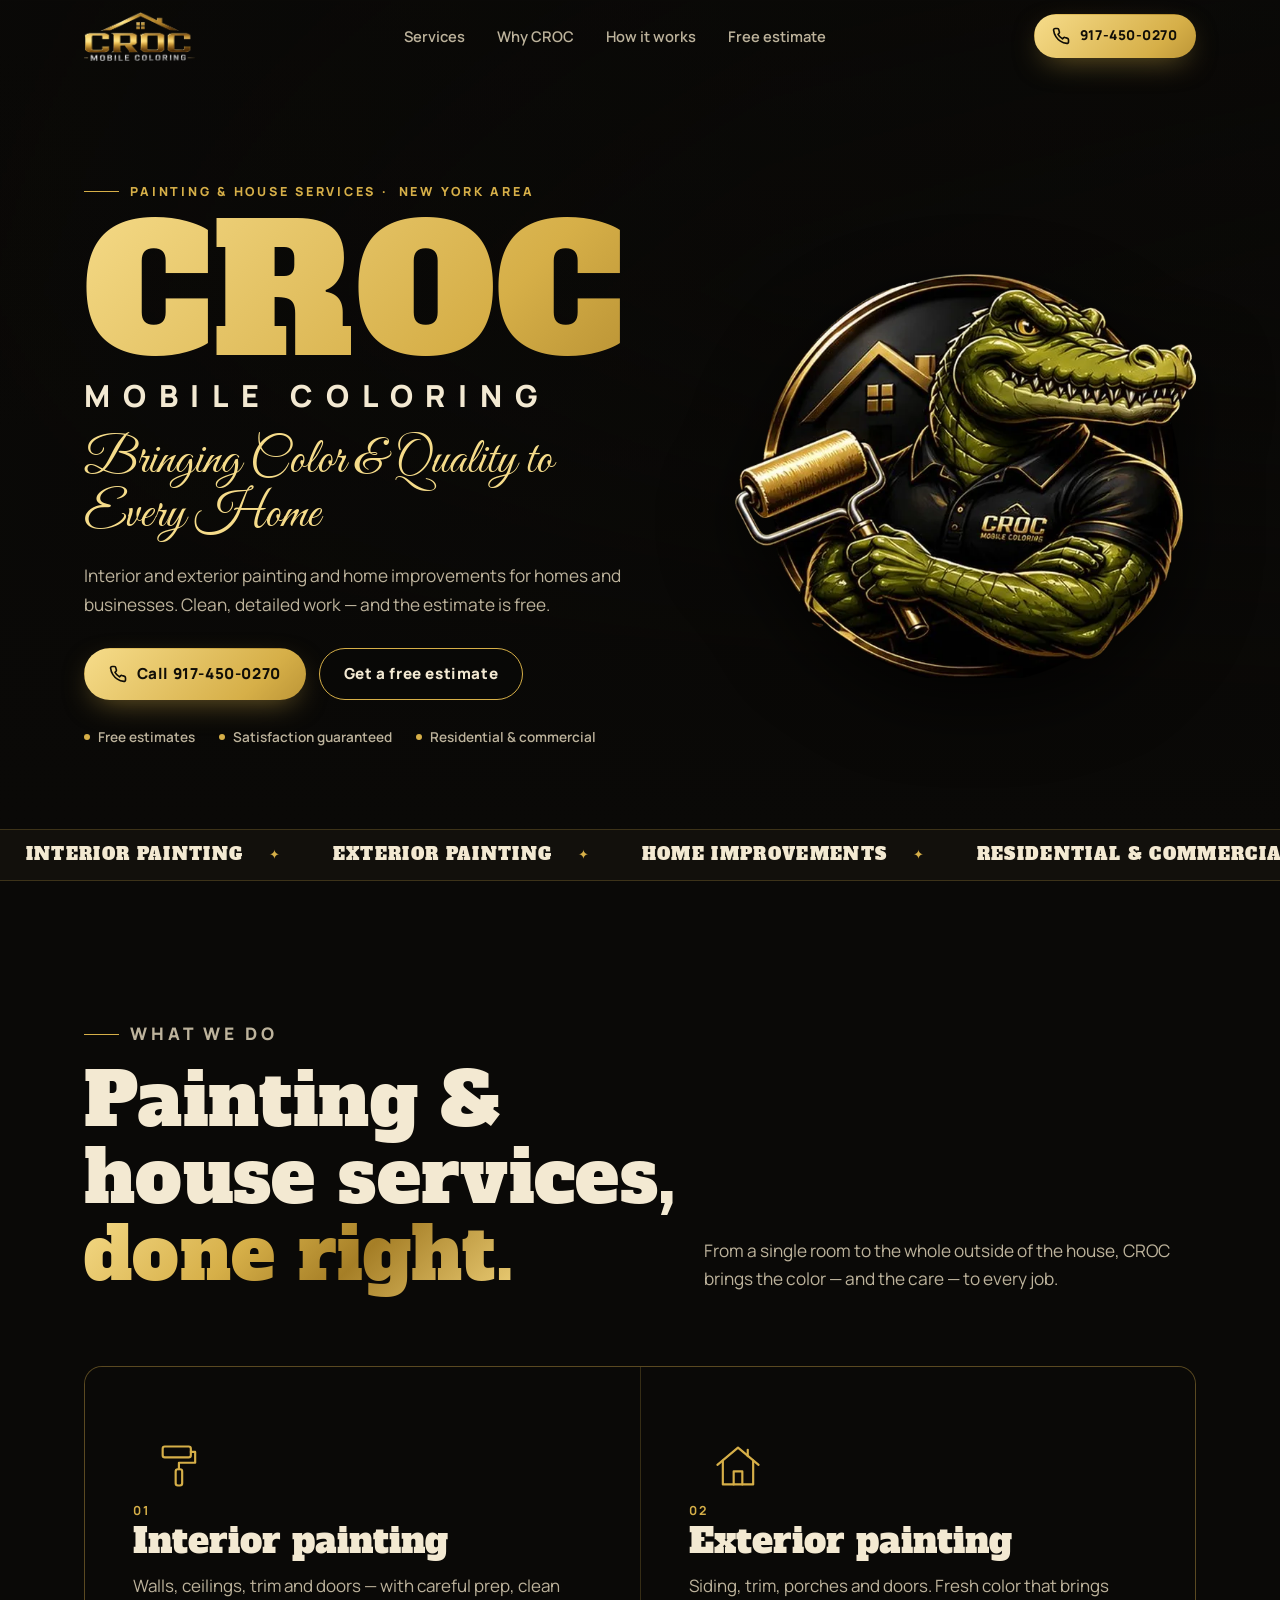
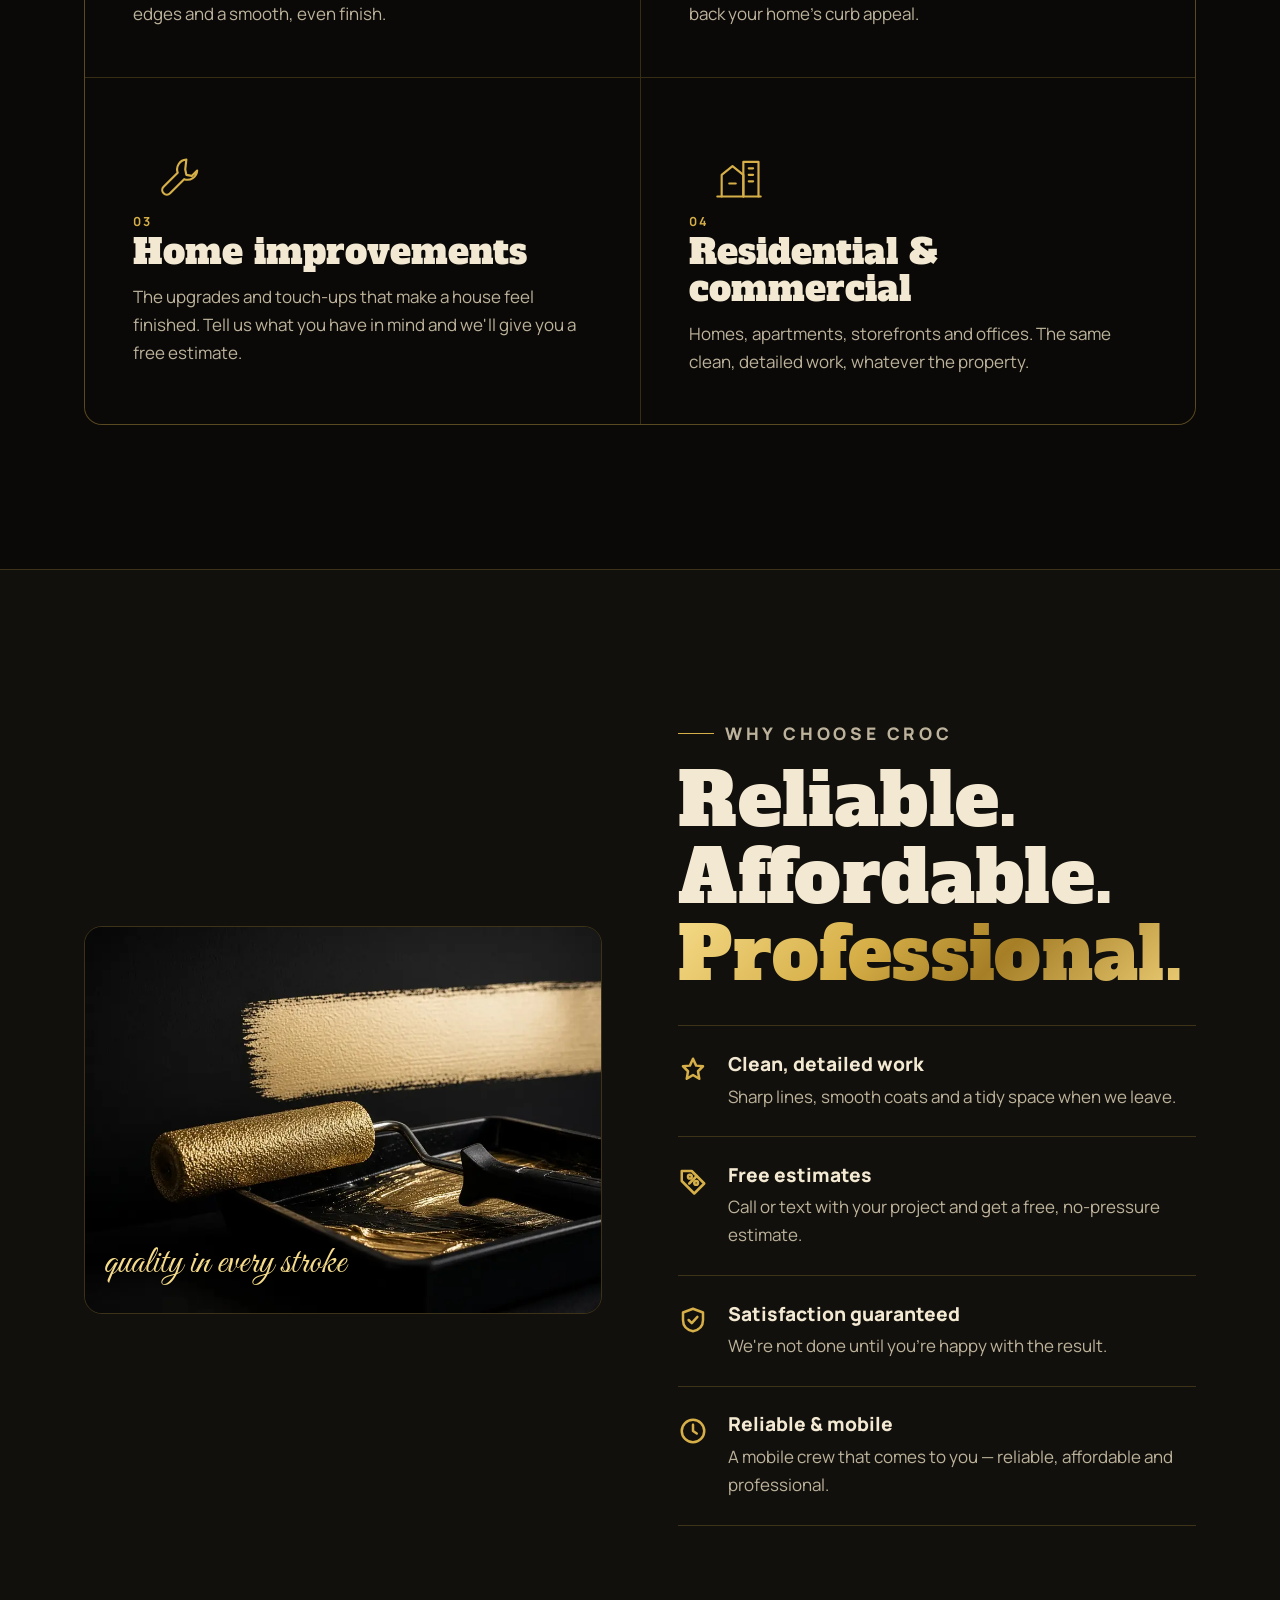
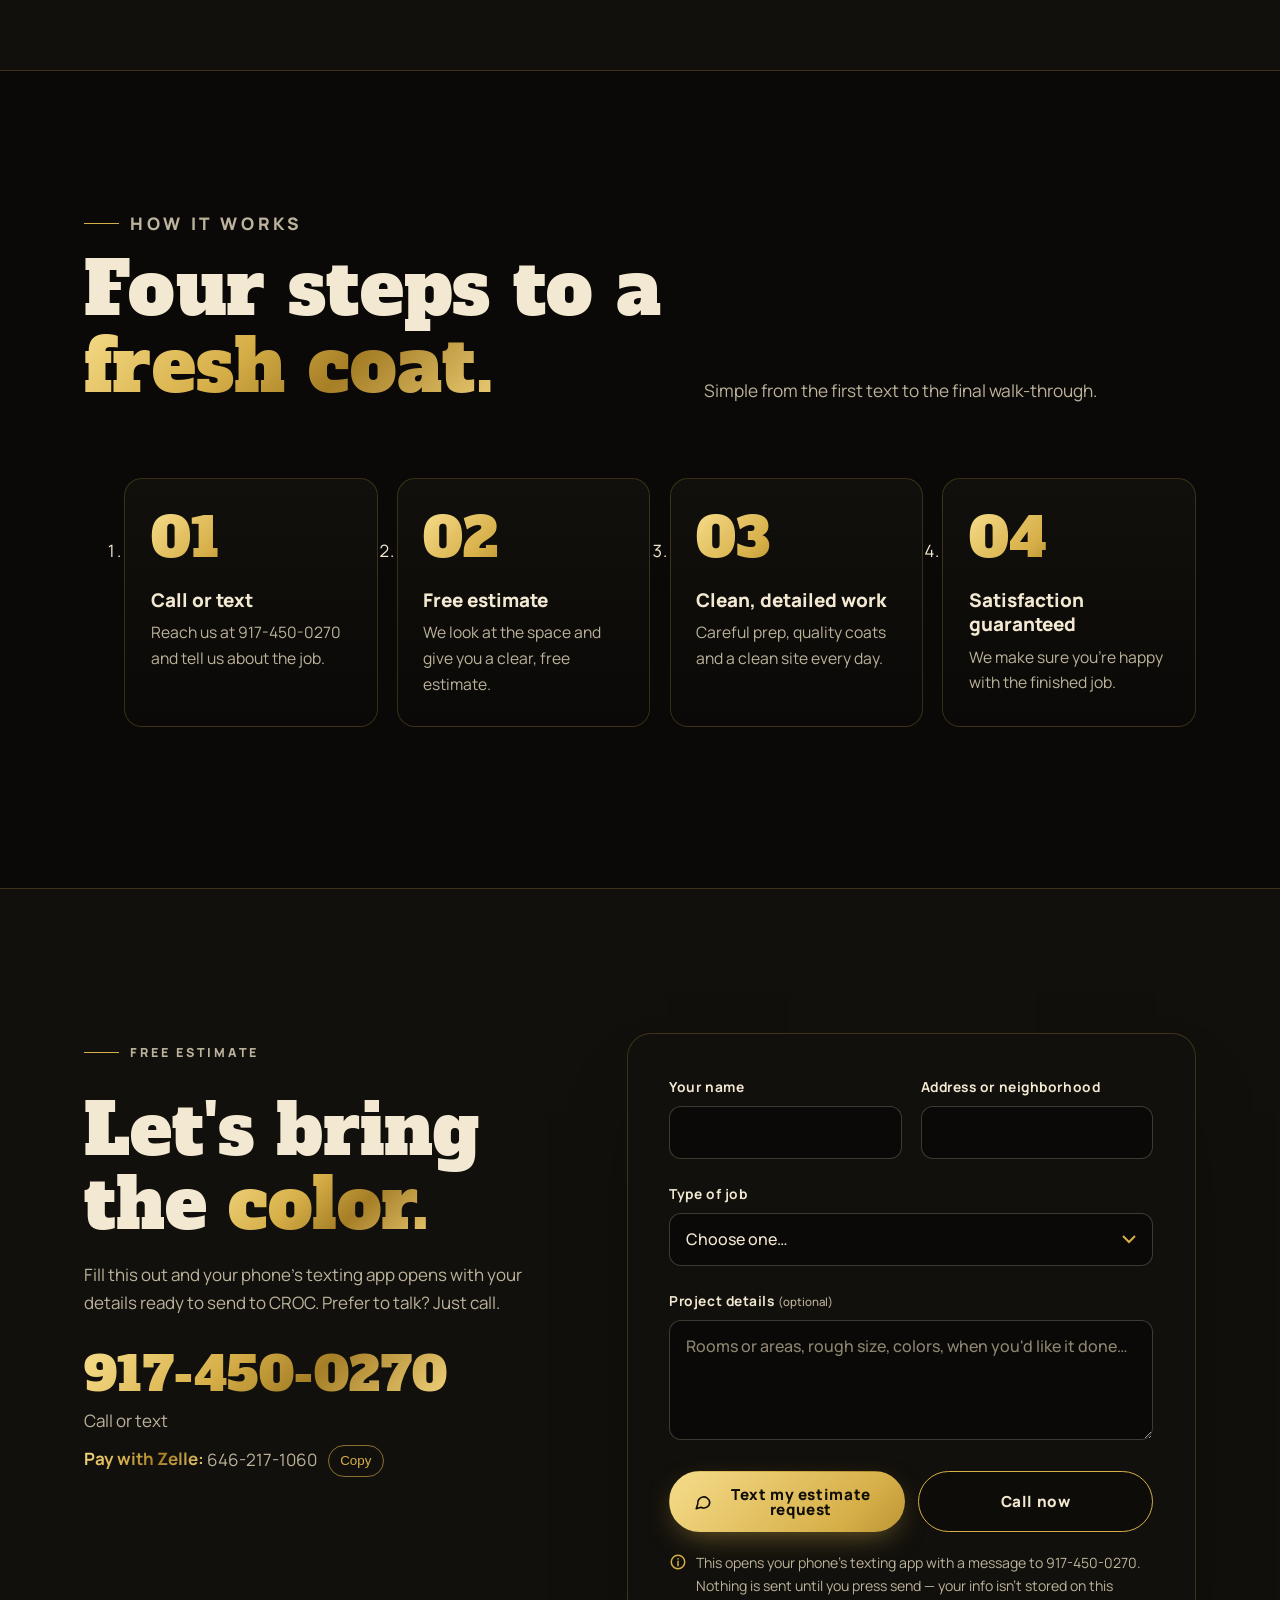
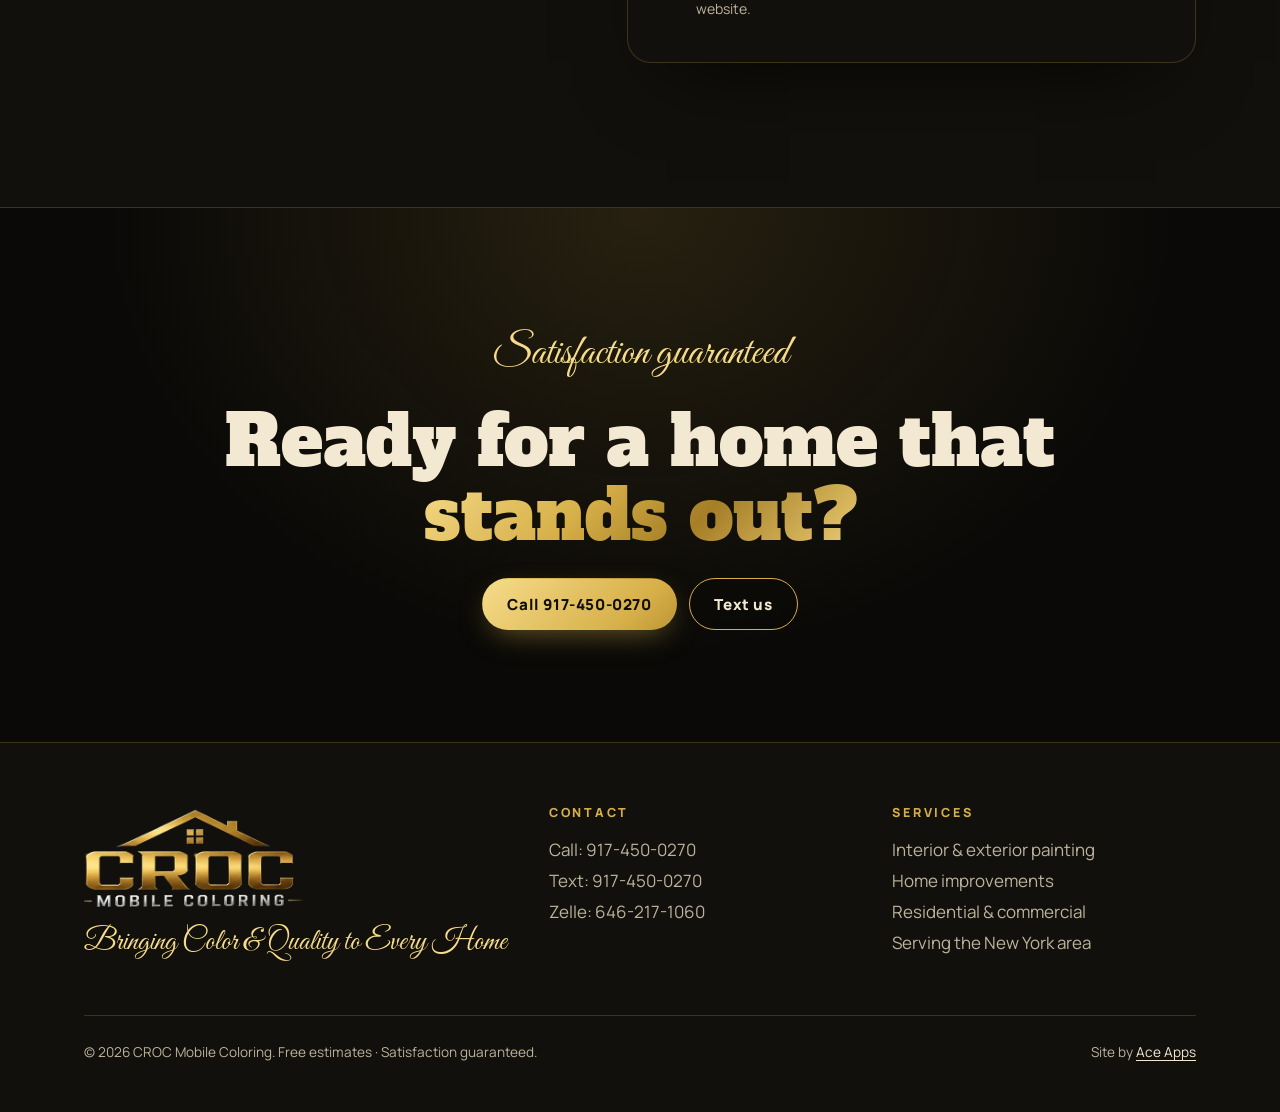
<file: index.html>
<!doctype html>
<html lang="en">
<head>
<meta charset="utf-8">
<meta name="viewport" content="width=device-width,initial-scale=1,viewport-fit=cover">
<script>
/* =====================================================================
   CROC MOBILE COLORING — SITE CONFIG
   Fill these in when the client confirms them. Anything left empty ("")
   or [] stays hidden on the page, so no placeholder text ever shows.
   ---------------------------------------------------------------------
   MISSING FROM CLIENT (to collect):
     - serviceArea : exact towns / boroughs served (page says "New York area" until set)
     - email       : business email for the footer
     - hours       : business hours, e.g. "Mon–Sat 8am–6pm"
     - photos      : real before/after photos of past jobs (turns on the
                     "Recent work" gallery). Put files in img/work/ and list
                     them as {src:"img/work/kitchen.webp", alt:"Kitchen repaint, cream walls"}
     (mascot + logo are cut from the client's banner: img/mascot-*.webp, img/logo-*.webp)
   ===================================================================== */
window.CROC_CONFIG = {
  phoneDisplay: "917-450-0270",
  phoneE164:    "+19174500270",
  serviceArea:  "",   // TODO(client): e.g. "Queens, Brooklyn & Long Island"
  email:        "",   // TODO(client)
  hours:        "",   // TODO(client)
  photos:       [],   // TODO(client): real job photos
  mascot:       "img/mascot-1040.webp"  // crocodile emblem cut from the client banner ("" hides it)
};
</script>
<title>CROC Mobile Coloring | Interior &amp; Exterior Painting, New York Area</title>
<meta name="description" content="CROC Mobile Coloring — interior and exterior painting and home improvements for homes and businesses in the New York area. Clean, detailed work. Free estimates. Call or text 917-450-0270.">
<link rel="canonical" href="https://ace9x.github.io/croc-mobile-coloring/">
<meta name="robots" content="index,follow">
<meta name="theme-color" content="#0A0907">
<link rel="icon" href="img/mark-64.png" type="image/png" sizes="64x64">
<link rel="icon" href="favicon.ico" sizes="any">
<link rel="apple-touch-icon" href="apple-touch-icon.png">
<link rel="manifest" href="site.webmanifest">
<meta property="og:type" content="website">
<meta property="og:site_name" content="CROC Mobile Coloring">
<meta property="og:title" content="CROC Mobile Coloring — Bringing Color &amp; Quality to Every Home">
<meta property="og:description" content="Interior &amp; exterior painting and home improvements. Residential &amp; commercial. Free estimates — call or text 917-450-0270.">
<meta property="og:url" content="https://ace9x.github.io/croc-mobile-coloring/">
<meta property="og:image" content="https://ace9x.github.io/croc-mobile-coloring/img/og.jpg">
<meta property="og:image:width" content="1200">
<meta property="og:image:height" content="630">
<meta property="og:image:alt" content="CROC Mobile Coloring — black and gold logo over a freshly painted house at dusk">
<meta name="twitter:card" content="summary_large_image">
<link rel="preload" href="fonts/alfa-slab-one.woff2" as="font" type="font/woff2" crossorigin>
<link rel="preload" href="fonts/manrope.woff2" as="font" type="font/woff2" crossorigin>
<link rel="preload" as="image" href="img/hero-m.webp" media="(max-width:699px)" fetchpriority="high">
<link rel="preload" as="image" href="img/hero-1280.webp" imagesrcset="img/hero-800.webp 800w, img/hero-1280.webp 1280w" imagesizes="100vw" media="(min-width:700px)" fetchpriority="high">
<link rel="stylesheet" href="style.css">
<script type="application/ld+json">
{
  "@context":"https://schema.org",
  "@type":["HousePainter","LocalBusiness"],
  "@id":"https://ace9x.github.io/croc-mobile-coloring/#business",
  "name":"CROC Mobile Coloring",
  "slogan":"Bringing Color & Quality to Every Home",
  "description":"Painting and house services: interior and exterior painting and home improvements for residential and commercial customers. Free estimates. Satisfaction guaranteed.",
  "url":"https://ace9x.github.io/croc-mobile-coloring/",
  "telephone":"+1-917-450-0270",
  "image":"https://ace9x.github.io/croc-mobile-coloring/img/og.jpg",
  "logo":"https://ace9x.github.io/croc-mobile-coloring/img/logo.png",
  "areaServed":{"@type":"State","name":"New York"},
  "knowsAbout":["Interior painting","Exterior painting","Home improvements","Residential painting","Commercial painting"],
  "hasOfferCatalog":{"@type":"OfferCatalog","name":"Painting & house services","itemListElement":[
    {"@type":"Offer","itemOffered":{"@type":"Service","name":"Interior painting"}},
    {"@type":"Offer","itemOffered":{"@type":"Service","name":"Exterior painting"}},
    {"@type":"Offer","itemOffered":{"@type":"Service","name":"Home improvements"}},
    {"@type":"Offer","itemOffered":{"@type":"Service","name":"Free estimate"},"price":"0","priceCurrency":"USD"}
  ]}
}
</script>
</head>
<body>
<script>document.documentElement.classList.add('js')</script>
<a class="skip" href="#main">Skip to content</a>

<header class="hdr" id="top">
  <div class="wrap">
    <a class="brand" href="#top" aria-label="Back to top">
      <img class="logo" src="img/logo-240.webp" srcset="img/logo-240.webp 240w, img/logo-480.webp 480w" sizes="112px" width="240" height="109" alt="CROC Mobile Coloring">
    </a>
    <nav class="nav" aria-label="Main">
      <a href="#services">Services</a>
      <a href="#why">Why CROC</a>
      <a href="#process">How it works</a>
      <a href="#work" data-cfg-hide="photos">Recent work</a>
      <a href="#estimate">Free estimate</a>
    </nav>
    <a class="btn btn-gold hdr-call" href="tel:+19174500270">
      <svg viewBox="0 0 24 24" fill="none" stroke="currentColor" stroke-width="2.2" stroke-linecap="round" stroke-linejoin="round" aria-hidden="true"><path d="M22 16.9v3a2 2 0 0 1-2.2 2 19.8 19.8 0 0 1-8.6-3.1 19.5 19.5 0 0 1-6-6A19.8 19.8 0 0 1 2.1 4.2 2 2 0 0 1 4.1 2h3a2 2 0 0 1 2 1.7c.1.9.4 1.8.7 2.7a2 2 0 0 1-.5 2.1L8 9.8a16 16 0 0 0 6 6l1.3-1.3a2 2 0 0 1 2.1-.4c.9.3 1.8.6 2.7.7a2 2 0 0 1 1.7 2z"/></svg>
      <span class="vh">Call </span><span class="lbl">917-450-0270</span>
    </a>
  </div>
</header>

<main id="main">
<section class="hero" aria-labelledby="hero-title">
  <div class="hero-bg">
    <picture>
      <source media="(max-width:699px)" srcset="img/hero-m.webp">
      <img src="img/hero-1280.webp" srcset="img/hero-800.webp 800w, img/hero-1280.webp 1280w" sizes="100vw" width="1280" height="720" alt="" fetchpriority="high" decoding="async">
    </picture>
  </div>
  <div class="wrap hero-in">
    <img class="mascot rise d1" id="mascot" src="img/mascot-640.webp" srcset="img/mascot-400.webp 400w, img/mascot-640.webp 640w, img/mascot-1040.webp 1040w" sizes="(min-width:1100px) 480px, 250px" width="1040" height="912" alt="CROC mascot: a muscular green crocodile in a black CROC polo holding a gold paint roller in front of a gold house">
    <p class="eyebrow rise d1">Painting &amp; House Services · <span data-cfg-text="serviceArea">New York area</span></p>
    <h1 id="hero-title">
      <span class="h-title rise d2"><span class="gold shine">CROC</span></span>
      <span class="h-sub rise d3">Mobile Coloring</span>
    </h1>
    <p class="h-tag script rise d3">Bringing Color &amp; Quality to Every Home</p>
    <p class="h-lede rise d4">Interior and exterior painting and home improvements for homes and businesses. Clean, detailed work — and the estimate is free.</p>
    <div class="h-ctas rise d5">
      <a class="btn btn-gold" href="tel:+19174500270">
        <svg viewBox="0 0 24 24" fill="none" stroke="currentColor" stroke-width="2.2" stroke-linecap="round" stroke-linejoin="round" aria-hidden="true"><path d="M22 16.9v3a2 2 0 0 1-2.2 2 19.8 19.8 0 0 1-8.6-3.1 19.5 19.5 0 0 1-6-6A19.8 19.8 0 0 1 2.1 4.2 2 2 0 0 1 4.1 2h3a2 2 0 0 1 2 1.7c.1.9.4 1.8.7 2.7a2 2 0 0 1-.5 2.1L8 9.8a16 16 0 0 0 6 6l1.3-1.3a2 2 0 0 1 2.1-.4c.9.3 1.8.6 2.7.7a2 2 0 0 1 1.7 2z"/></svg>
        Call 917-450-0270</a>
      <a class="btn btn-ghost" href="#estimate">Get a free estimate</a>
    </div>
    <ul class="clean h-meta rise d5" aria-label="Highlights">
      <li>Free estimates</li><li>Satisfaction guaranteed</li><li>Residential &amp; commercial</li>
    </ul>
  </div>
</section>

<div class="marquee" aria-hidden="true">
  <div class="mq-track">
    <span>Interior painting</span><span>Exterior painting</span><span>Home improvements</span><span>Residential &amp; commercial</span><span>Free estimates</span><span>Satisfaction guaranteed</span>
    <span>Interior painting</span><span>Exterior painting</span><span>Home improvements</span><span>Residential &amp; commercial</span><span>Free estimates</span><span>Satisfaction guaranteed</span>
  </div>
</div>

<section class="sec" id="services" aria-labelledby="svc-title">
  <div class="wrap">
    <div class="sec-head">
      <p class="eyebrow rv">What we do</p>
      <h2 id="svc-title" class="rv">Painting &amp; house services, <span class="gold">done right.</span></h2>
      <p class="rv rv-d1">From a single room to the whole outside of the house, CROC brings the color — and the care — to every job.</p>
    </div>
    <div class="svc">
      <article class="rv">
        <span class="num">01</span>
        <svg class="ico" viewBox="0 0 48 48" fill="none" stroke="currentColor" stroke-width="2" stroke-linecap="round" stroke-linejoin="round" aria-hidden="true"><rect x="8" y="6" width="26" height="10" rx="2"/><path d="M34 11h4v10H23v6"/><rect x="20" y="27" width="6" height="15" rx="2"/></svg>
        <h3>Interior painting</h3>
        <p>Walls, ceilings, trim and doors — with careful prep, clean edges and a smooth, even finish.</p>
      </article>
      <article class="rv rv-d1">
        <span class="num">02</span>
        <svg class="ico" viewBox="0 0 48 48" fill="none" stroke="currentColor" stroke-width="2" stroke-linecap="round" stroke-linejoin="round" aria-hidden="true"><path d="M5 23 24 7l19 16"/><path d="M10 19v22h28V19"/><path d="M20 41V29h8v12"/><path d="M33 9v6"/></svg>
        <h3>Exterior painting</h3>
        <p>Siding, trim, porches and doors. Fresh color that brings back your home's curb appeal.</p>
      </article>
      <article class="rv">
        <span class="num">03</span>
        <svg class="ico" viewBox="0 0 48 48" fill="none" stroke="currentColor" stroke-width="2" stroke-linecap="round" stroke-linejoin="round" aria-hidden="true"><path d="M28 8a9 9 0 0 0-8 12L7 33a4 4 0 0 0 6 6l13-13a9 9 0 0 0 12-8l-5 5-5-1-1-5z"/></svg>
        <h3>Home improvements</h3>
        <p>The upgrades and touch-ups that make a house feel finished. Tell us what you have in mind and we'll give you a free estimate.</p>
      </article>
      <article class="rv rv-d1">
        <span class="num">04</span>
        <svg class="ico" viewBox="0 0 48 48" fill="none" stroke="currentColor" stroke-width="2" stroke-linecap="round" stroke-linejoin="round" aria-hidden="true"><path d="M4 42h40"/><path d="M8 42V22l10-8 10 8v20"/><path d="M28 42V10h14v32"/><path d="M33 16h4M33 22h4M33 28h4M15 30h6"/></svg>
        <h3>Residential &amp; commercial</h3>
        <p>Homes, apartments, storefronts and offices. The same clean, detailed work, whatever the property.</p>
      </article>
    </div>
  </div>
</section>

<section class="sec why" id="why" aria-labelledby="why-title">
  <div class="wrap why-grid">
    <figure class="why-media rv">
      <img src="img/roller-960.webp" srcset="img/roller-600.webp 600w, img/roller-960.webp 960w" sizes="(min-width:960px) 50vw, 100vw" width="960" height="720" alt="A gold paint roller resting on a tray in front of a freshly painted stripe on a black wall" loading="lazy" decoding="async">
      <figcaption class="script" aria-hidden="true">quality in every stroke</figcaption>
    </figure>
    <div>
      <div class="sec-head" style="margin-bottom:2rem;display:block">
        <p class="eyebrow rv">Why choose CROC</p>
        <h2 id="why-title" class="rv" style="margin-top:1.2rem">Reliable. Affordable. <span class="gold">Professional.</span></h2>
      </div>
      <ul class="clean why-list">
        <li class="rv"><svg viewBox="0 0 24 24" fill="none" stroke="currentColor" stroke-width="2" stroke-linecap="round" stroke-linejoin="round" aria-hidden="true"><path d="m12 3 2.5 5.5L20 9l-4 4 1 6-5-3-5 3 1-6-4-4 5.5-.5z"/></svg><div><h3>Clean, detailed work</h3><p>Sharp lines, smooth coats and a tidy space when we leave.</p></div></li>
        <li class="rv rv-d1"><svg viewBox="0 0 24 24" fill="none" stroke="currentColor" stroke-width="2" stroke-linecap="round" stroke-linejoin="round" aria-hidden="true"><path d="M9 14 15 8"/><circle cx="9.5" cy="8.5" r="1.5"/><circle cx="14.5" cy="13.5" r="1.5"/><path d="M3 12V4h8l10 10-8 8z"/></svg><div><h3>Free estimates</h3><p>Call or text with your project and get a free, no-pressure estimate.</p></div></li>
        <li class="rv rv-d2"><svg viewBox="0 0 24 24" fill="none" stroke="currentColor" stroke-width="2" stroke-linecap="round" stroke-linejoin="round" aria-hidden="true"><path d="M12 3 4 6v6c0 5 3.5 8 8 9 4.5-1 8-4 8-9V6z"/><path d="m8.5 12 2.5 2.5 4.5-5"/></svg><div><h3>Satisfaction guaranteed</h3><p>We're not done until you're happy with the result.</p></div></li>
        <li class="rv rv-d3"><svg viewBox="0 0 24 24" fill="none" stroke="currentColor" stroke-width="2" stroke-linecap="round" stroke-linejoin="round" aria-hidden="true"><circle cx="12" cy="12" r="9"/><path d="M12 7v5l3 2"/></svg><div><h3>Reliable &amp; mobile</h3><p>A mobile crew that comes to you — reliable, affordable and professional.</p></div></li>
      </ul>
    </div>
  </div>
</section>

<section class="sec" id="process" aria-labelledby="proc-title">
  <div class="wrap">
    <div class="sec-head">
      <p class="eyebrow rv">How it works</p>
      <h2 id="proc-title" class="rv">Four steps to a <span class="gold">fresh coat.</span></h2>
      <p class="rv rv-d1">Simple from the first text to the final walk-through.</p>
    </div>
    <ol class="clean steps">
      <li class="step rv"><b class="gold">01</b><h3>Call or text</h3><p>Reach us at 917-450-0270 and tell us about the job.</p></li>
      <li class="step rv rv-d1"><b class="gold">02</b><h3>Free estimate</h3><p>We look at the space and give you a clear, free estimate.</p></li>
      <li class="step rv rv-d2"><b class="gold">03</b><h3>Clean, detailed work</h3><p>Careful prep, quality coats and a clean site every day.</p></li>
      <li class="step rv rv-d3"><b class="gold">04</b><h3>Satisfaction guaranteed</h3><p>We make sure you're happy with the finished job.</p></li>
    </ol>
  </div>
</section>

<!-- Recent work: stays hidden until CROC_CONFIG.photos has real job photos -->
<section class="sec" id="work" aria-labelledby="work-title" data-cfg-hide="photos" hidden>
  <div class="wrap">
    <div class="sec-head">
      <p class="eyebrow">Recent work</p>
      <h2 id="work-title">Fresh from the <span class="gold">brush.</span></h2>
    </div>
    <div class="gal" id="gal"></div>
  </div>
</section>

<section class="sec why" id="estimate" aria-labelledby="est-title">
  <div class="wrap est-grid">
    <div class="est-side">
      <p class="eyebrow rv">Free estimate</p>
      <h2 id="est-title" class="rv">Let's bring the <span class="gold">color.</span></h2>
      <p class="rv">Fill this out and your phone's texting app opens with your details ready to send to CROC. Prefer to talk? Just call.</p>
      <a class="bigphone gold rv" href="tel:+19174500270">917-450-0270</a>
      <p class="rv" style="margin:0">Call or text</p>
      <p class="rv zelle" style="margin-top:.6rem"><b class="gold">Pay with Zelle:</b> 646-217-1060 <button type="button" class="zcopy" data-copy="6462171060" aria-label="Copy Zelle number">Copy</button></p>
      <p class="rv" data-cfg-hide="hours" style="margin-top:.6rem"><span data-cfg-text="hours"></span></p>
    </div>
    <form class="card rv" id="est-form" novalidate aria-describedby="f-note">
      <div class="f2">
        <div><label for="f-name">Your name</label><input id="f-name" name="name" autocomplete="name" required aria-describedby="e-name"><div class="err" id="e-name" role="alert"></div></div>
        <div><label for="f-place">Address or neighborhood</label><input id="f-place" name="place" autocomplete="street-address" required aria-describedby="e-place"><div class="err" id="e-place" role="alert"></div></div>
      </div>
      <div><label for="f-job">Type of job</label>
        <select id="f-job" name="job" required aria-describedby="e-job">
          <option value="">Choose one…</option>
          <option>Interior painting</option>
          <option>Exterior painting</option>
          <option>Interior &amp; exterior painting</option>
          <option>Home improvement</option>
          <option>Commercial job</option>
          <option>Something else</option>
        </select><div class="err" id="e-job" role="alert"></div></div>
      <div><label for="f-det">Project details <small>(optional)</small></label><textarea id="f-det" name="details" placeholder="Rooms or areas, rough size, colors, when you'd like it done…"></textarea></div>
      <div class="f-actions">
        <button class="btn btn-gold" type="submit">
          <svg viewBox="0 0 24 24" fill="none" stroke="currentColor" stroke-width="2.2" stroke-linecap="round" stroke-linejoin="round" aria-hidden="true"><path d="M21 12a8 8 0 0 1-11.8 7L3 21l2-6.2A8 8 0 1 1 21 12z"/></svg>
          Text my estimate request</button>
        <a class="btn btn-ghost" href="tel:+19174500270">Call now</a>
      </div>
      <p class="f-note" id="f-note"><svg viewBox="0 0 24 24" fill="none" stroke="currentColor" stroke-width="2" stroke-linecap="round" stroke-linejoin="round" aria-hidden="true"><circle cx="12" cy="12" r="9"/><path d="M12 11v6M12 7.5v.5"/></svg><span>This opens your phone's texting app with a message to 917-450-0270. Nothing is sent until you press send — your info isn't stored on this website.</span></p>
      <div class="fallback" id="fallback" hidden aria-live="polite">
        <strong>Not on a phone?</strong> Text this message to <a href="sms:+19174500270">917-450-0270</a>:
        <pre id="fb-msg"></pre>
        <button class="btn btn-ghost" type="button" id="copy" style="min-height:44px">Copy message</button>
      </div>
    </form>
  </div>
</section>

<section class="band" aria-labelledby="band-title">
  <div class="wrap">
    <p class="script" style="font-size:clamp(1.8rem,5vw,2.6rem);margin:0">Satisfaction guaranteed</p>
    <h2 id="band-title" class="rv">Ready for a home that <span class="gold">stands out?</span></h2>
    <div class="row rv">
      <a class="btn btn-gold" href="tel:+19174500270">Call 917-450-0270</a>
      <a class="btn btn-ghost" href="sms:+19174500270">Text us</a>
    </div>
  </div>
</section>
</main>

<footer>
  <div class="wrap">
    <div class="ft">
      <div>
        <a class="brand" href="#top" aria-label="Back to top"><img class="logo logo-lg" src="img/logo-480.webp" width="480" height="218" alt="CROC Mobile Coloring" loading="lazy" decoding="async"></a>
        <span class="script">Bringing Color &amp; Quality to Every Home</span>
      </div>
      <div>
        <h3>Contact</h3>
        <ul class="clean">
          <li>Call: <a href="tel:+19174500270">917-450-0270</a></li>
          <li>Text: <a href="sms:+19174500270">917-450-0270</a></li>
          <li>Zelle: 646-217-1060</li>
          <li data-cfg-hide="email">Email: <a data-cfg-mail href="#"></a></li>
          <li data-cfg-hide="hours"><span data-cfg-text="hours"></span></li>
        </ul>
      </div>
      <div>
        <h3>Services</h3>
        <ul class="clean">
          <li>Interior &amp; exterior painting</li>
          <li>Home improvements</li>
          <li>Residential &amp; commercial</li>
          <li>Serving the <span data-cfg-text="serviceArea">New York area</span></li>
        </ul>
      </div>
    </div>
    <div class="legal">
      <span>© <span id="yr">2026</span> CROC Mobile Coloring. Free estimates · Satisfaction guaranteed.</span>
      <span>Site by <a href="https://ace9x.github.io/ace-apps/">Ace Apps</a></span>
    </div>
  </div>
</footer>

<nav class="mbar" id="mbar" aria-label="Quick contact">
  <a class="btn btn-gold" href="tel:+19174500270">
    <svg viewBox="0 0 24 24" fill="none" stroke="currentColor" stroke-width="2.2" stroke-linecap="round" stroke-linejoin="round" aria-hidden="true"><path d="M22 16.9v3a2 2 0 0 1-2.2 2 19.8 19.8 0 0 1-8.6-3.1 19.5 19.5 0 0 1-6-6A19.8 19.8 0 0 1 2.1 4.2 2 2 0 0 1 4.1 2h3a2 2 0 0 1 2 1.7c.1.9.4 1.8.7 2.7a2 2 0 0 1-.5 2.1L8 9.8a16 16 0 0 0 6 6l1.3-1.3a2 2 0 0 1 2.1-.4c.9.3 1.8.6 2.7.7a2 2 0 0 1 1.7 2z"/></svg>Call</a>
  <a class="btn btn-ghost" href="sms:+19174500270">
    <svg viewBox="0 0 24 24" fill="none" stroke="currentColor" stroke-width="2.2" stroke-linecap="round" stroke-linejoin="round" aria-hidden="true"><path d="M21 12a8 8 0 0 1-11.8 7L3 21l2-6.2A8 8 0 1 1 21 12z"/></svg>Text</a>
</nav>

<script src="app.js" defer></script>
</body>
</html>
</file>
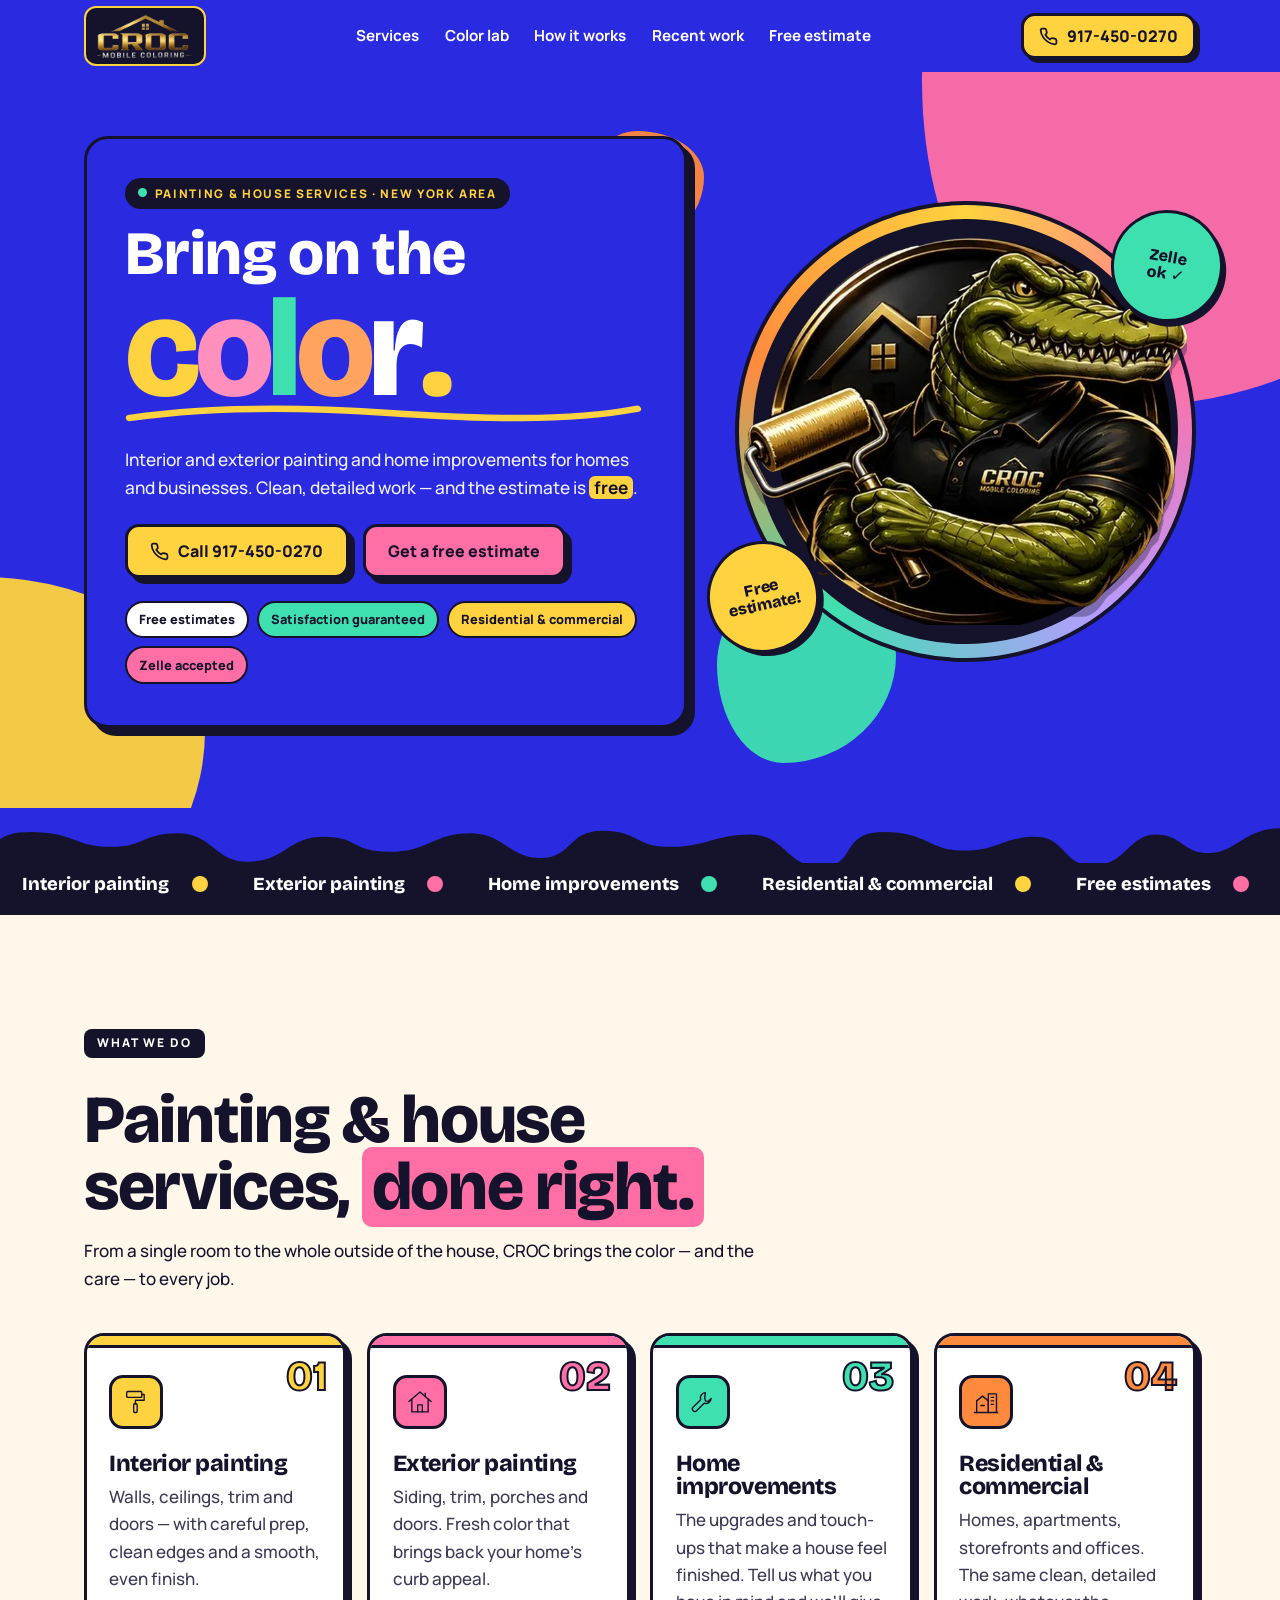
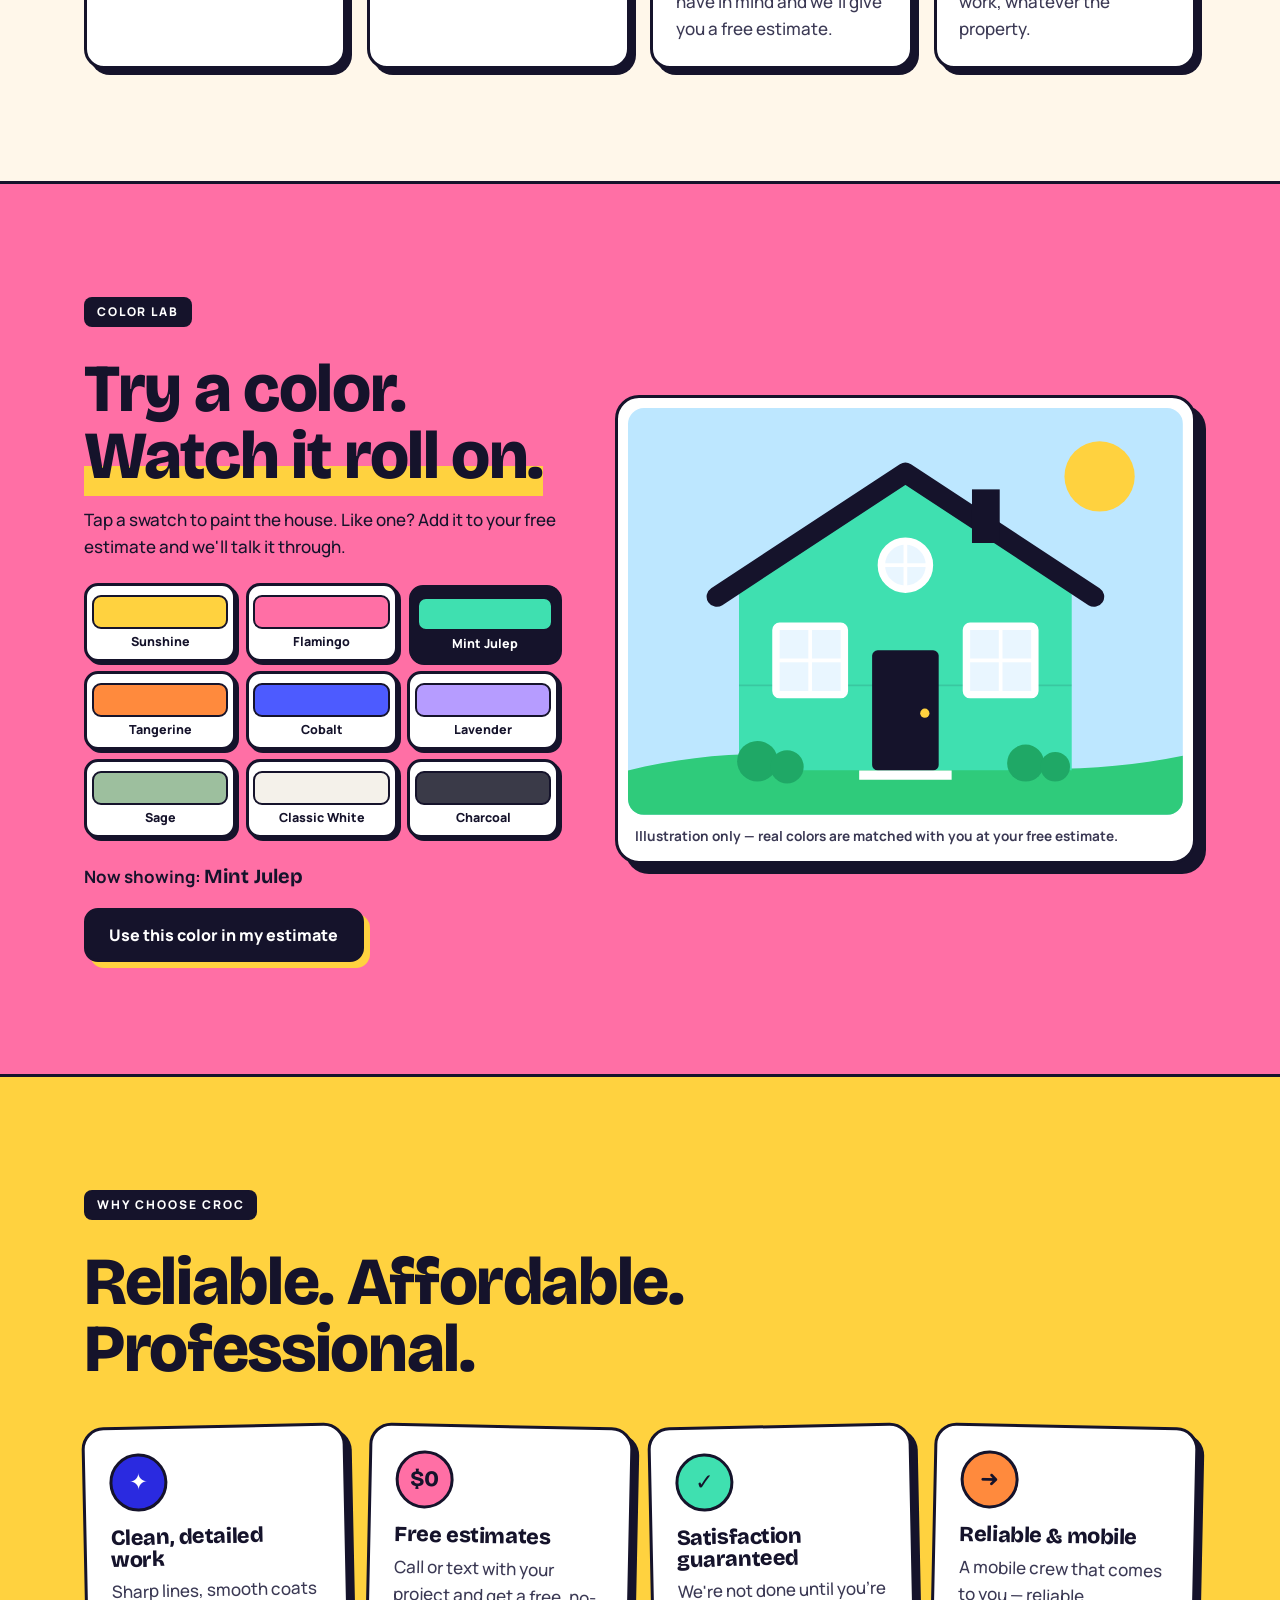
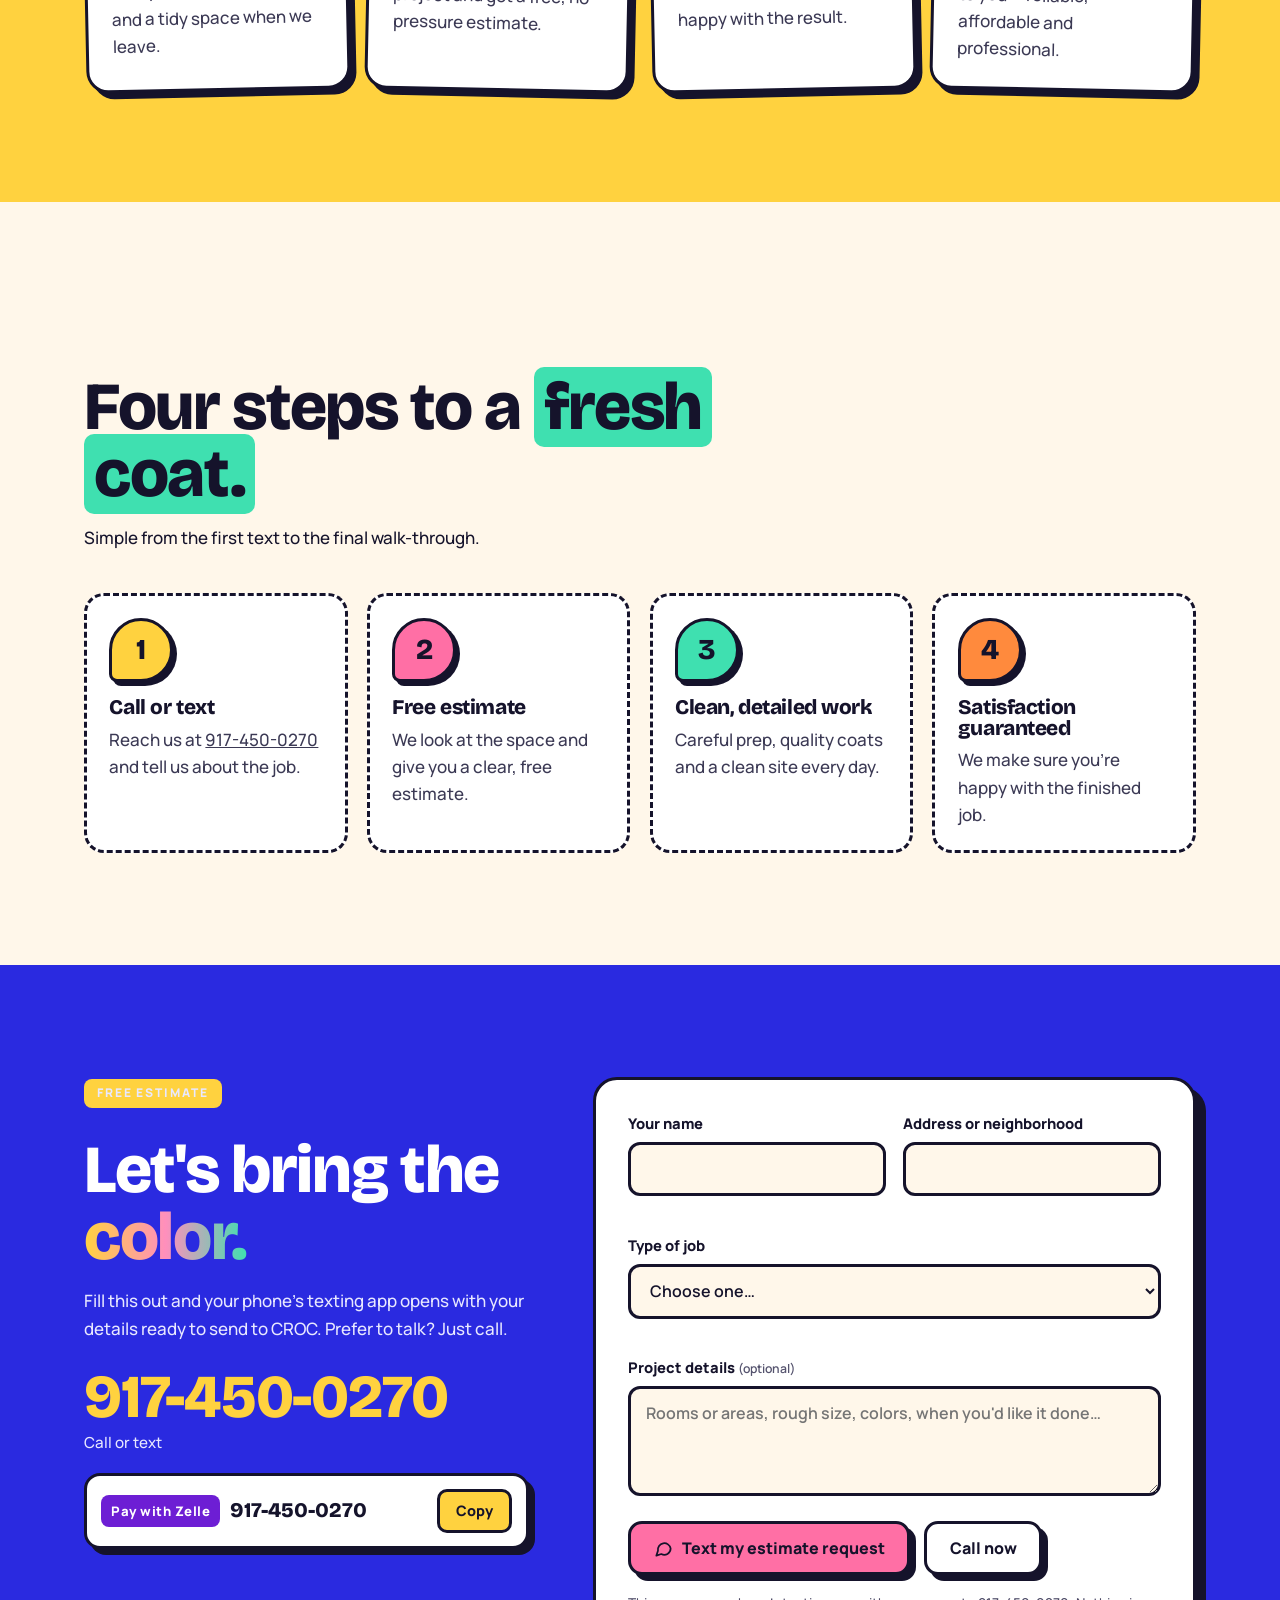
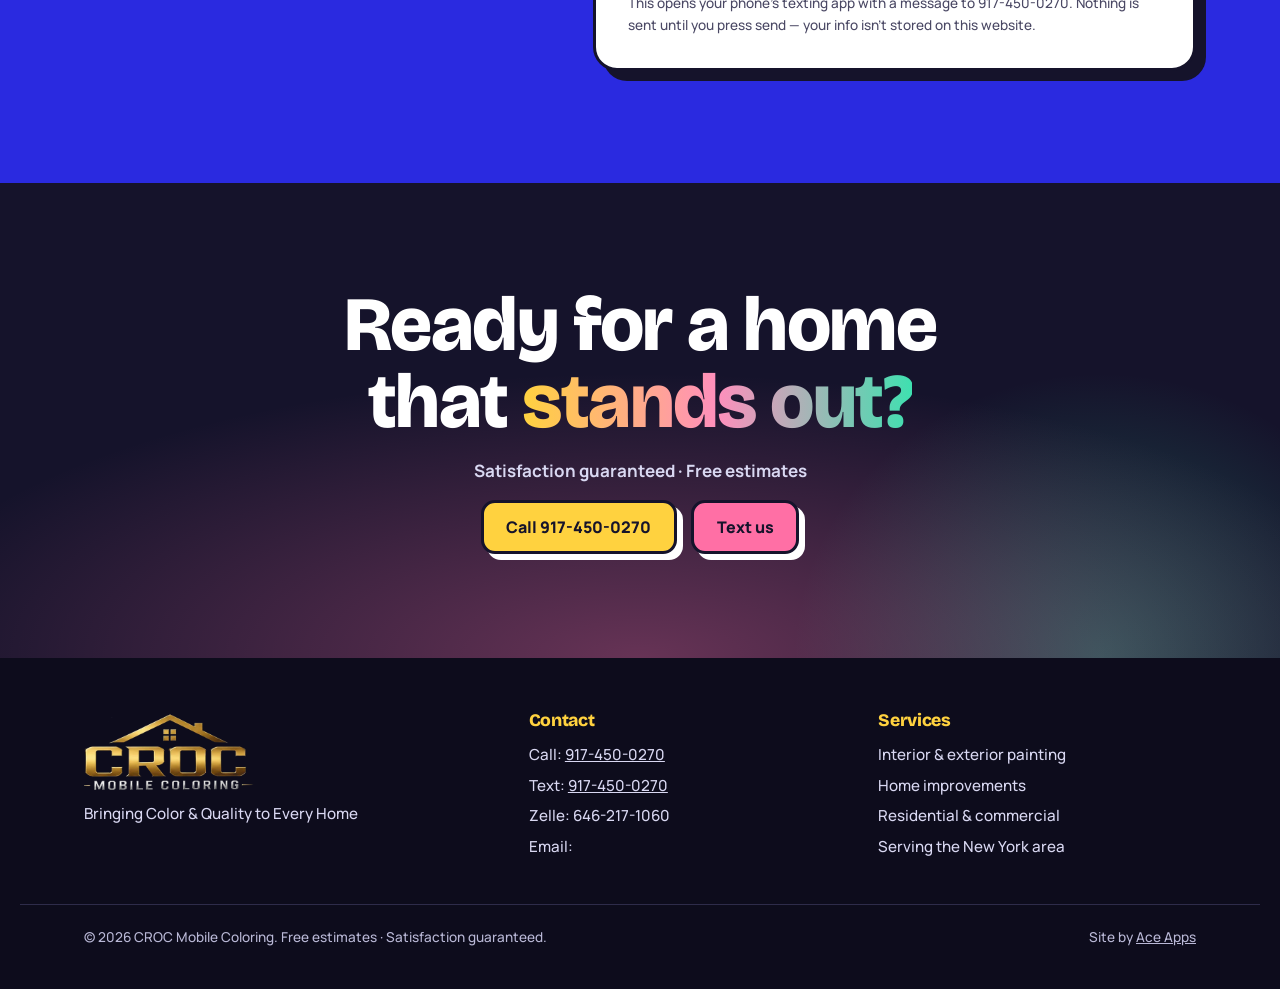
<file: v2/index.html>
<!doctype html>
<html lang="en">
<head>
<meta charset="utf-8">
<meta name="viewport" content="width=device-width,initial-scale=1,viewport-fit=cover">
<script>
/* CROC MOBILE COLORING — SITE CONFIG (design option 2 "Color Burst")
   Same fields as the main site. Empty ("") or [] stays hidden on the page. */
window.CROC_CONFIG = {
  phoneDisplay: "917-450-0270",
  phoneE164:    "+19174500270",
  serviceArea:  "",   // TODO(client)
  email:        "",   // TODO(client)
  hours:        "",   // TODO(client)
  photos:       []    // TODO(client): real job photos, e.g. {src:"img/work/kitchen.webp", alt:"Kitchen repaint"}
};
</script>
<title>CROC Mobile Coloring | Bring On the Color — Painting, New York Area</title>
<meta name="description" content="CROC Mobile Coloring — interior and exterior painting and home improvements in the New York area. Free estimates. Call or text 917-450-0270. Zelle accepted.">
<meta name="robots" content="noindex,nofollow">
<link rel="canonical" href="https://ace9x.github.io/croc-mobile-coloring/">
<meta name="theme-color" content="#2A2AE0">
<link rel="icon" href="../img/mark-64.png" type="image/png" sizes="64x64">
<link rel="apple-touch-icon" href="../apple-touch-icon.png">
<meta property="og:type" content="website">
<meta property="og:title" content="CROC Mobile Coloring — Bring On the Color">
<meta property="og:description" content="Interior &amp; exterior painting and home improvements. Free estimates — call or text 917-450-0270.">
<meta property="og:image" content="https://ace9x.github.io/croc-mobile-coloring/img/og.jpg">
<link rel="preload" href="../fonts/bricolage.woff2" as="font" type="font/woff2" crossorigin>
<link rel="preload" as="image" href="../img/mascot-400.webp" imagesrcset="../img/mascot-400.webp 400w, ../img/mascot-640.webp 640w" imagesizes="(min-width:960px) 440px, 260px" fetchpriority="high">
<link rel="stylesheet" href="v2.css">
</head>
<body>
<script>document.documentElement.classList.add('js')</script>
<a class="skip" href="#main">Skip to content</a>

<header class="hdr" id="top">
  <div class="wrap">
    <a class="brand" href="#top" aria-label="CROC Mobile Coloring, back to top">
      <img src="../img/logo-240.webp" srcset="../img/logo-240.webp 240w, ../img/logo-480.webp 480w" sizes="104px" width="240" height="109" alt="CROC Mobile Coloring">
    </a>
    <nav class="nav" aria-label="Main">
      <a href="#services">Services</a>
      <a href="#lab">Color lab</a>
      <a href="#process">How it works</a>
      <a href="#work" data-cfg-hide="photos">Recent work</a>
      <a href="#estimate">Free estimate</a>
    </nav>
    <a class="btn btn-sun hdr-call" href="tel:+19174500270">
      <svg viewBox="0 0 24 24" aria-hidden="true"><path d="M22 16.9v3a2 2 0 0 1-2.2 2 19.8 19.8 0 0 1-8.6-3.1 19.5 19.5 0 0 1-6-6A19.8 19.8 0 0 1 2.1 4.2 2 2 0 0 1 4.1 2h3a2 2 0 0 1 2 1.7c.1.9.4 1.8.7 2.7a2 2 0 0 1-.5 2.1L8 9.8a16 16 0 0 0 6 6l1.3-1.3a2 2 0 0 1 2.1-.4c.9.3 1.8.6 2.7.7a2 2 0 0 1 1.7 2z"/></svg>
      <span class="vh">Call </span><span class="lbl">917-450-0270</span>
    </a>
  </div>
</header>

<main id="main">
<section class="hero" aria-labelledby="hero-title">
  <div class="blobs" aria-hidden="true"><i class="b1"></i><i class="b2"></i><i class="b3"></i><i class="b4"></i></div>
  <div class="wrap hero-in">
    <div class="hero-copy">
      <p class="tag pop d1"><span class="dot"></span><span>Painting &amp; house services <span class="sep">·</span> <span data-cfg-text="serviceArea">New York area</span></span></p>
      <h1 id="hero-title">
        <span class="l1 pop d1">Bring on the</span>
        <span class="vh">color.</span><span class="burst" aria-hidden="true"><span>c</span><span>o</span><span>l</span><span>o</span><span>r</span><span>.</span></span>
        <svg class="stroke" viewBox="0 0 600 40" preserveAspectRatio="none" aria-hidden="true"><path d="M6 26C90 10 190 8 300 18s210 14 290-6" pathLength="1"/></svg>
      </h1>
      <p class="lede pop d3">Interior and exterior painting and home improvements for homes and businesses. Clean, detailed work — and the estimate is <b>free</b>.</p>
      <div class="ctas pop d4">
        <a class="btn btn-sun" href="tel:+19174500270"><svg viewBox="0 0 24 24" aria-hidden="true"><path d="M22 16.9v3a2 2 0 0 1-2.2 2 19.8 19.8 0 0 1-8.6-3.1 19.5 19.5 0 0 1-6-6A19.8 19.8 0 0 1 2.1 4.2 2 2 0 0 1 4.1 2h3a2 2 0 0 1 2 1.7c.1.9.4 1.8.7 2.7a2 2 0 0 1-.5 2.1L8 9.8a16 16 0 0 0 6 6l1.3-1.3a2 2 0 0 1 2.1-.4c.9.3 1.8.6 2.7.7a2 2 0 0 1 1.7 2z"/></svg>Call 917-450-0270</a>
        <a class="btn btn-pink" href="#estimate">Get a free estimate</a>
      </div>
      <ul class="chips pop d5" aria-label="Highlights">
        <li>Free estimates</li><li>Satisfaction guaranteed</li><li>Residential &amp; commercial</li><li>Zelle accepted</li>
      </ul>
    </div>
    <div class="hero-art pop d2">
      <div class="ring" aria-hidden="true"></div>
      <img class="mascot" src="../img/mascot-400.webp" srcset="../img/mascot-400.webp 400w, ../img/mascot-640.webp 640w" sizes="(min-width:960px) 440px, 260px" width="640" height="561" alt="CROC mascot: a muscular green crocodile in a black CROC polo holding a gold paint roller" fetchpriority="high">
      <span class="sticker s1" aria-hidden="true">Free<br>estimate!</span>
      <span class="sticker s2" aria-hidden="true">Zelle<br>ok ✓</span>
    </div>
  </div>
</section>

<div class="marquee" aria-hidden="true">
<svg class="drip" viewBox="0 0 1440 90" preserveAspectRatio="none" aria-hidden="true"><path d="M0 0h1440v34c-40 0-50 40-80 40s-30-30-60-30-34 50-70 50-30-46-66-46-40 22-80 22-40-30-90-30-30 56-70 56-40-52-80-52-50 20-90 20-36-26-76-26-34 44-70 44-40-40-80-40-46 30-90 30-34-24-74-24-44 40-84 40-40-46-80-46-36 22-76 22-40-24-90-24-30 36-70 36-40-42-84-42V0z"/></svg>
<div class="mq">
  <span>Interior painting</span><span>Exterior painting</span><span>Home improvements</span><span>Residential &amp; commercial</span><span>Free estimates</span><span>Satisfaction guaranteed</span>
  <span>Interior painting</span><span>Exterior painting</span><span>Home improvements</span><span>Residential &amp; commercial</span><span>Free estimates</span><span>Satisfaction guaranteed</span>
</div></div>

<section class="sec cream" id="services" aria-labelledby="svc-title">
  <div class="wrap">
    <div class="head">
      <p class="kicker rv">What we do</p>
      <h2 id="svc-title" class="rv">Painting &amp; house services, <mark class="hl-pink">done right.</mark></h2>
      <p class="rv">From a single room to the whole outside of the house, CROC brings the color — and the care — to every job.</p>
    </div>
    <div class="cards">
      <article class="card c-sun rv"><span class="n">01</span>
        <svg class="ico" viewBox="0 0 48 48" aria-hidden="true"><rect x="8" y="6" width="26" height="10" rx="2"/><path d="M34 11h4v10H23v6"/><rect x="20" y="27" width="6" height="15" rx="2"/></svg>
        <h3>Interior painting</h3><p>Walls, ceilings, trim and doors — with careful prep, clean edges and a smooth, even finish.</p></article>
      <article class="card c-pink rv d1"><span class="n">02</span>
        <svg class="ico" viewBox="0 0 48 48" aria-hidden="true"><path d="M5 23 24 7l19 16"/><path d="M10 19v22h28V19"/><path d="M20 41V29h8v12"/><path d="M33 9v6"/></svg>
        <h3>Exterior painting</h3><p>Siding, trim, porches and doors. Fresh color that brings back your home's curb appeal.</p></article>
      <article class="card c-mint rv d2"><span class="n">03</span>
        <svg class="ico" viewBox="0 0 48 48" aria-hidden="true"><path d="M28 8a9 9 0 0 0-8 12L7 33a4 4 0 0 0 6 6l13-13a9 9 0 0 0 12-8l-5 5-5-1-1-5z"/></svg>
        <h3>Home improvements</h3><p>The upgrades and touch-ups that make a house feel finished. Tell us what you have in mind and we'll give you a free estimate.</p></article>
      <article class="card c-tang rv d3"><span class="n">04</span>
        <svg class="ico" viewBox="0 0 48 48" aria-hidden="true"><path d="M4 42h40"/><path d="M8 42V22l10-8 10 8v20"/><path d="M28 42V10h14v32"/><path d="M33 16h4M33 22h4M33 28h4M15 30h6"/></svg>
        <h3>Residential &amp; commercial</h3><p>Homes, apartments, storefronts and offices. The same clean, detailed work, whatever the property.</p></article>
    </div>
  </div>
</section>

<section class="sec lab" id="lab" aria-labelledby="lab-title">
  <div class="wrap lab-grid">
    <div class="lab-copy">
      <p class="kicker rv">Color lab</p>
      <h2 id="lab-title" class="rv">Try a color. <span class="u">Watch it roll on.</span></h2>
      <p class="rv">Tap a swatch to paint the house. Like one? Add it to your free estimate and we'll talk it through.</p>
      <div class="swatches rv" data-picker="#house" role="group" aria-label="Paint colors">
        <button type="button" data-color="#FFD23F" data-name="Sunshine" aria-pressed="false"><i style="--c:#FFD23F"></i><span>Sunshine</span></button>
        <button type="button" data-color="#FF6FA5" data-name="Flamingo" aria-pressed="false"><i style="--c:#FF6FA5"></i><span>Flamingo</span></button>
        <button type="button" data-color="#3FE0B0" data-name="Mint Julep" aria-pressed="true"><i style="--c:#3FE0B0"></i><span>Mint Julep</span></button>
        <button type="button" data-color="#FF8A3D" data-name="Tangerine" aria-pressed="false"><i style="--c:#FF8A3D"></i><span>Tangerine</span></button>
        <button type="button" data-color="#4D5BFF" data-name="Cobalt" aria-pressed="false"><i style="--c:#4D5BFF"></i><span>Cobalt</span></button>
        <button type="button" data-color="#B69CFF" data-name="Lavender" aria-pressed="false"><i style="--c:#B69CFF"></i><span>Lavender</span></button>
        <button type="button" data-color="#9DBF9E" data-name="Sage" aria-pressed="false"><i style="--c:#9DBF9E"></i><span>Sage</span></button>
        <button type="button" data-color="#F4F1EA" data-name="Classic White" aria-pressed="false"><i style="--c:#F4F1EA"></i><span>Classic White</span></button>
        <button type="button" data-color="#3A3A48" data-name="Charcoal" aria-pressed="false"><i style="--c:#3A3A48"></i><span>Charcoal</span></button>
      </div>
      <div class="lab-actions rv">
        <p class="now" aria-live="polite">Now showing: <b data-color-name>Mint Julep</b></p>
        <button type="button" class="btn btn-ink" data-use-color>Use this color in my estimate</button>
      </div>
    </div>
    <figure class="lab-art rv">
      <svg id="house" viewBox="0 0 600 440" role="img" aria-label="Illustration of a house whose walls change to the paint color you pick" style="--wall:#3FE0B0;--next:#3FE0B0">
        <defs><clipPath id="wallclip"><path d="M120 196 300 78l180 118v196H120z"/></clipPath></defs>
        <rect width="600" height="440" fill="#BDE7FF"/>
        <circle cx="510" cy="74" r="38" fill="#FFD23F"/>
        <path d="M0 392c90-22 170-22 300-10s210 12 300-6v64H0z" fill="#2FCB7B"/>
        <g clip-path="url(#wallclip)">
          <rect data-base x="100" y="60" width="400" height="340" style="fill:var(--wall)"/>
          <rect data-wipe data-x="110" data-w="380" x="110" y="60" width="0" height="340" style="fill:var(--next)"/>
          <path d="M120 300h360" stroke="#15132B" stroke-opacity=".12" stroke-width="2"/>
        </g>
        <path d="M96 204 300 70l204 134" fill="none" stroke="#15132B" stroke-width="22" stroke-linejoin="round" stroke-linecap="round"/>
        <rect x="372" y="88" width="30" height="58" fill="#15132B"/>
        <g fill="#E9F6FF" stroke="#fff" stroke-width="8"><rect x="160" y="236" width="74" height="74" rx="4"/><rect x="366" y="236" width="74" height="74" rx="4"/><circle cx="300" cy="170" r="26"/></g>
        <g stroke="#fff" stroke-width="4"><path d="M197 236v74M160 273h74M403 236v74M366 273h74M300 144v52M274 170h52"/></g>
        <rect x="264" y="262" width="72" height="130" rx="6" fill="#15132B"/><circle cx="321" cy="330" r="5" fill="#FFD23F"/>
        <path d="M250 392h100v10H250z" fill="#fff"/>
        <g fill="#1FA866"><circle cx="140" cy="382" r="22"/><circle cx="172" cy="388" r="18"/><circle cx="430" cy="384" r="20"/><circle cx="462" cy="388" r="16"/></g>
        <g data-roller class="roller" transform="translate(110 0)"><rect x="-12" y="210" width="24" height="96" rx="10" style="fill:var(--next)" stroke="#15132B" stroke-width="5"/><path d="M12 258h20v60" fill="none" stroke="#15132B" stroke-width="6" stroke-linecap="round"/><rect x="26" y="312" width="12" height="44" rx="5" fill="#15132B"/></g>
      </svg>
      <figcaption>Illustration only — real colors are matched with you at your free estimate.</figcaption>
    </figure>
  </div>
</section>

<section class="sec sun" id="why" aria-labelledby="why-title">
  <div class="wrap">
    <div class="head">
      <p class="kicker rv">Why choose CROC</p>
      <h2 id="why-title" class="rv">Reliable. Affordable. Professional.</h2>
    </div>
    <ul class="clean stickers">
      <li class="rv"><span class="em" aria-hidden="true">✦</span><h3>Clean, detailed work</h3><p>Sharp lines, smooth coats and a tidy space when we leave.</p></li>
      <li class="rv d1"><span class="em" aria-hidden="true">$0</span><h3>Free estimates</h3><p>Call or text with your project and get a free, no-pressure estimate.</p></li>
      <li class="rv d2"><span class="em" aria-hidden="true">✓</span><h3>Satisfaction guaranteed</h3><p>We're not done until you're happy with the result.</p></li>
      <li class="rv d3"><span class="em" aria-hidden="true">➜</span><h3>Reliable &amp; mobile</h3><p>A mobile crew that comes to you — reliable, affordable and professional.</p></li>
    </ul>
  </div>
</section>

<section class="sec cream" id="process" aria-labelledby="proc-title">
  <div class="wrap">
    <div class="head">
      <p class="kicker rv">How it works</p>
      <h2 id="proc-title" class="rv">Four steps to a <mark class="hl-mint">fresh coat.</mark></h2>
      <p class="rv">Simple from the first text to the final walk-through.</p>
    </div>
    <ol class="clean steps">
      <li class="rv"><b style="--c:#FFD23F">1</b><h3>Call or text</h3><p>Reach us at <a href="tel:+19174500270">917-450-0270</a> and tell us about the job.</p></li>
      <li class="rv d1"><b style="--c:#FF6FA5">2</b><h3>Free estimate</h3><p>We look at the space and give you a clear, free estimate.</p></li>
      <li class="rv d2"><b style="--c:#3FE0B0">3</b><h3>Clean, detailed work</h3><p>Careful prep, quality coats and a clean site every day.</p></li>
      <li class="rv d3"><b style="--c:#FF8A3D">4</b><h3>Satisfaction guaranteed</h3><p>We make sure you're happy with the finished job.</p></li>
    </ol>
  </div>
</section>

<!-- Recent work: stays hidden until CROC_CONFIG.photos has real job photos -->
<section class="sec cream" id="work" aria-labelledby="work-title" data-cfg-hide="photos" hidden>
  <div class="wrap"><div class="head"><p class="kicker">Recent work</p><h2 id="work-title">Fresh from the brush.</h2></div><div class="gal" id="gal"></div></div>
</section>

<section class="sec cobalt" id="estimate" aria-labelledby="est-title">
  <div class="wrap est">
    <div class="est-side">
      <p class="kicker kick-light rv">Free estimate</p>
      <h2 id="est-title" class="rv">Let's bring the <span class="rainbow">color.</span></h2>
      <p class="rv">Fill this out and your phone's texting app opens with your details ready to send to CROC. Prefer to talk? Just call.</p>
      <a class="bigphone rv" href="tel:+19174500270">917-450-0270</a>
      <p class="rv small">Call or text</p>
      <div class="zelle rv">
        <span class="zl">Pay with Zelle</span>
        <span class="zn">917-450-0270</span>
        <button type="button" class="zcopy" data-copy="6462171060" aria-label="Copy Zelle number 646-217-1060"><span class="cl">Copy</span></button>
      </div>
      <p class="rv small" data-cfg-hide="hours"><span data-cfg-text="hours"></span></p>
    </div>
    <form class="form rv" id="est-form" novalidate aria-describedby="f-note">
      <div class="f2">
        <div><label for="f-name">Your name</label><input id="f-name" name="name" autocomplete="name" required aria-describedby="e-name"><div class="err" id="e-name" role="alert"></div></div>
        <div><label for="f-place">Address or neighborhood</label><input id="f-place" name="place" autocomplete="street-address" required aria-describedby="e-place"><div class="err" id="e-place" role="alert"></div></div>
      </div>
      <div><label for="f-job">Type of job</label>
        <select id="f-job" name="job" required aria-describedby="e-job">
          <option value="">Choose one…</option><option>Interior painting</option><option>Exterior painting</option><option>Interior &amp; exterior painting</option><option>Home improvement</option><option>Commercial job</option><option>Something else</option>
        </select><div class="err" id="e-job" role="alert"></div></div>
      <div><label for="f-det">Project details <small>(optional)</small></label><textarea id="f-det" name="details" placeholder="Rooms or areas, rough size, colors, when you'd like it done…"></textarea></div>
      <div class="f-actions">
        <button class="btn btn-pink" type="submit"><svg viewBox="0 0 24 24" aria-hidden="true"><path d="M21 12a8 8 0 0 1-11.8 7L3 21l2-6.2A8 8 0 1 1 21 12z"/></svg>Text my estimate request</button>
        <a class="btn btn-line" href="tel:+19174500270">Call now</a>
      </div>
      <p class="f-note" id="f-note">This opens your phone's texting app with a message to 917-450-0270. Nothing is sent until you press send — your info isn't stored on this website.</p>
      <div class="fallback" id="fallback" hidden aria-live="polite">
        <strong>Not on a phone?</strong> Text this message to <a href="sms:+19174500270">917-450-0270</a>:
        <pre id="fb-msg"></pre>
        <button class="btn btn-line" type="button" id="copy">Copy message</button>
      </div>
    </form>
  </div>
</section>

<section class="band" aria-labelledby="band-title">
  <div class="wrap">
    <h2 id="band-title" class="rv">Ready for a home that <span class="rainbow">stands out?</span></h2>
    <p class="rv">Satisfaction guaranteed · Free estimates</p>
    <div class="ctas rv">
      <a class="btn btn-sun" href="tel:+19174500270">Call 917-450-0270</a>
      <a class="btn btn-pink" href="sms:+19174500270">Text us</a>
    </div>
  </div>
</section>
</main>

<footer>
  <div class="wrap ft">
    <div>
      <img src="../img/logo-480.webp" width="480" height="218" alt="CROC Mobile Coloring" loading="lazy" decoding="async" class="flogo">
      <p>Bringing Color &amp; Quality to Every Home</p>
    </div>
    <div>
      <h3>Contact</h3>
      <ul class="clean">
        <li>Call: <a href="tel:+19174500270">917-450-0270</a></li>
        <li>Text: <a href="sms:+19174500270">917-450-0270</a></li>
        <li>Zelle: 646-217-1060</li>
        <li data-cfg-hide="email">Email: <span data-cfg-mail></span></li>
        <li data-cfg-hide="hours"><span data-cfg-text="hours"></span></li>
      </ul>
    </div>
    <div>
      <h3>Services</h3>
      <ul class="clean">
        <li>Interior &amp; exterior painting</li><li>Home improvements</li><li>Residential &amp; commercial</li><li>Serving the <span data-cfg-text="serviceArea">New York area</span></li>
      </ul>
    </div>
  </div>
  <div class="wrap legal"><span>© <span class="yr">2026</span> CROC Mobile Coloring. Free estimates · Satisfaction guaranteed.</span><span>Site by <a href="https://ace9x.github.io/ace-apps/">Ace Apps</a></span></div>
</footer>

<nav class="mbar" id="mbar" aria-label="Quick contact">
  <a href="tel:+19174500270" class="m-call"><svg viewBox="0 0 24 24" aria-hidden="true"><path d="M22 16.9v3a2 2 0 0 1-2.2 2 19.8 19.8 0 0 1-8.6-3.1 19.5 19.5 0 0 1-6-6A19.8 19.8 0 0 1 2.1 4.2 2 2 0 0 1 4.1 2h3a2 2 0 0 1 2 1.7c.1.9.4 1.8.7 2.7a2 2 0 0 1-.5 2.1L8 9.8a16 16 0 0 0 6 6l1.3-1.3a2 2 0 0 1 2.1-.4c.9.3 1.8.6 2.7.7a2 2 0 0 1 1.7 2z"/></svg>Call</a>
  <a href="sms:+19174500270" class="m-text"><svg viewBox="0 0 24 24" aria-hidden="true"><path d="M21 12a8 8 0 0 1-11.8 7L3 21l2-6.2A8 8 0 1 1 21 12z"/></svg>Text</a>
  <button type="button" class="m-zelle" data-copy="6462171060" aria-label="Copy Zelle number 646-217-1060"><span class="zz" aria-hidden="true">Z</span><span class="cl">Zelle</span></button>
</nav>
<div class="toast" id="toast" role="status" aria-live="polite"></div>

<script src="../kit/croc-kit.js" defer></script>
</body>
</html>
</file>
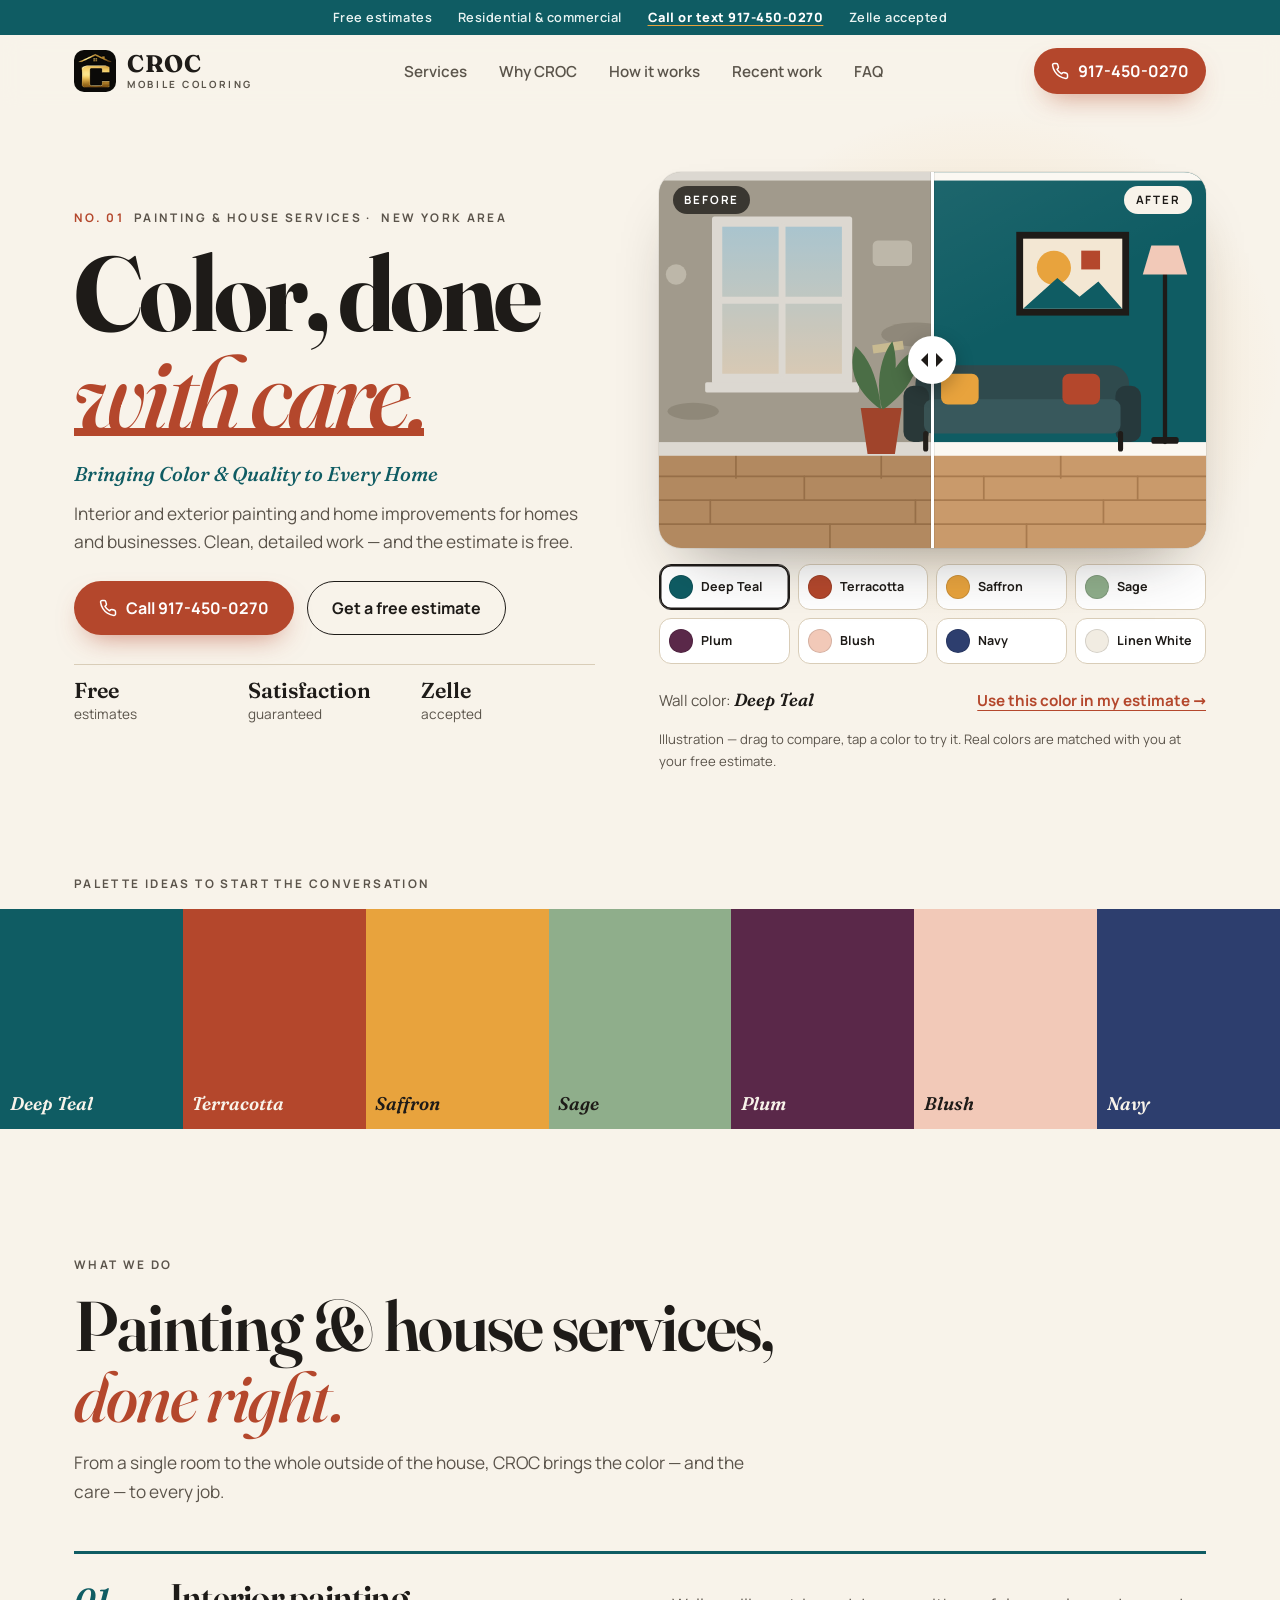
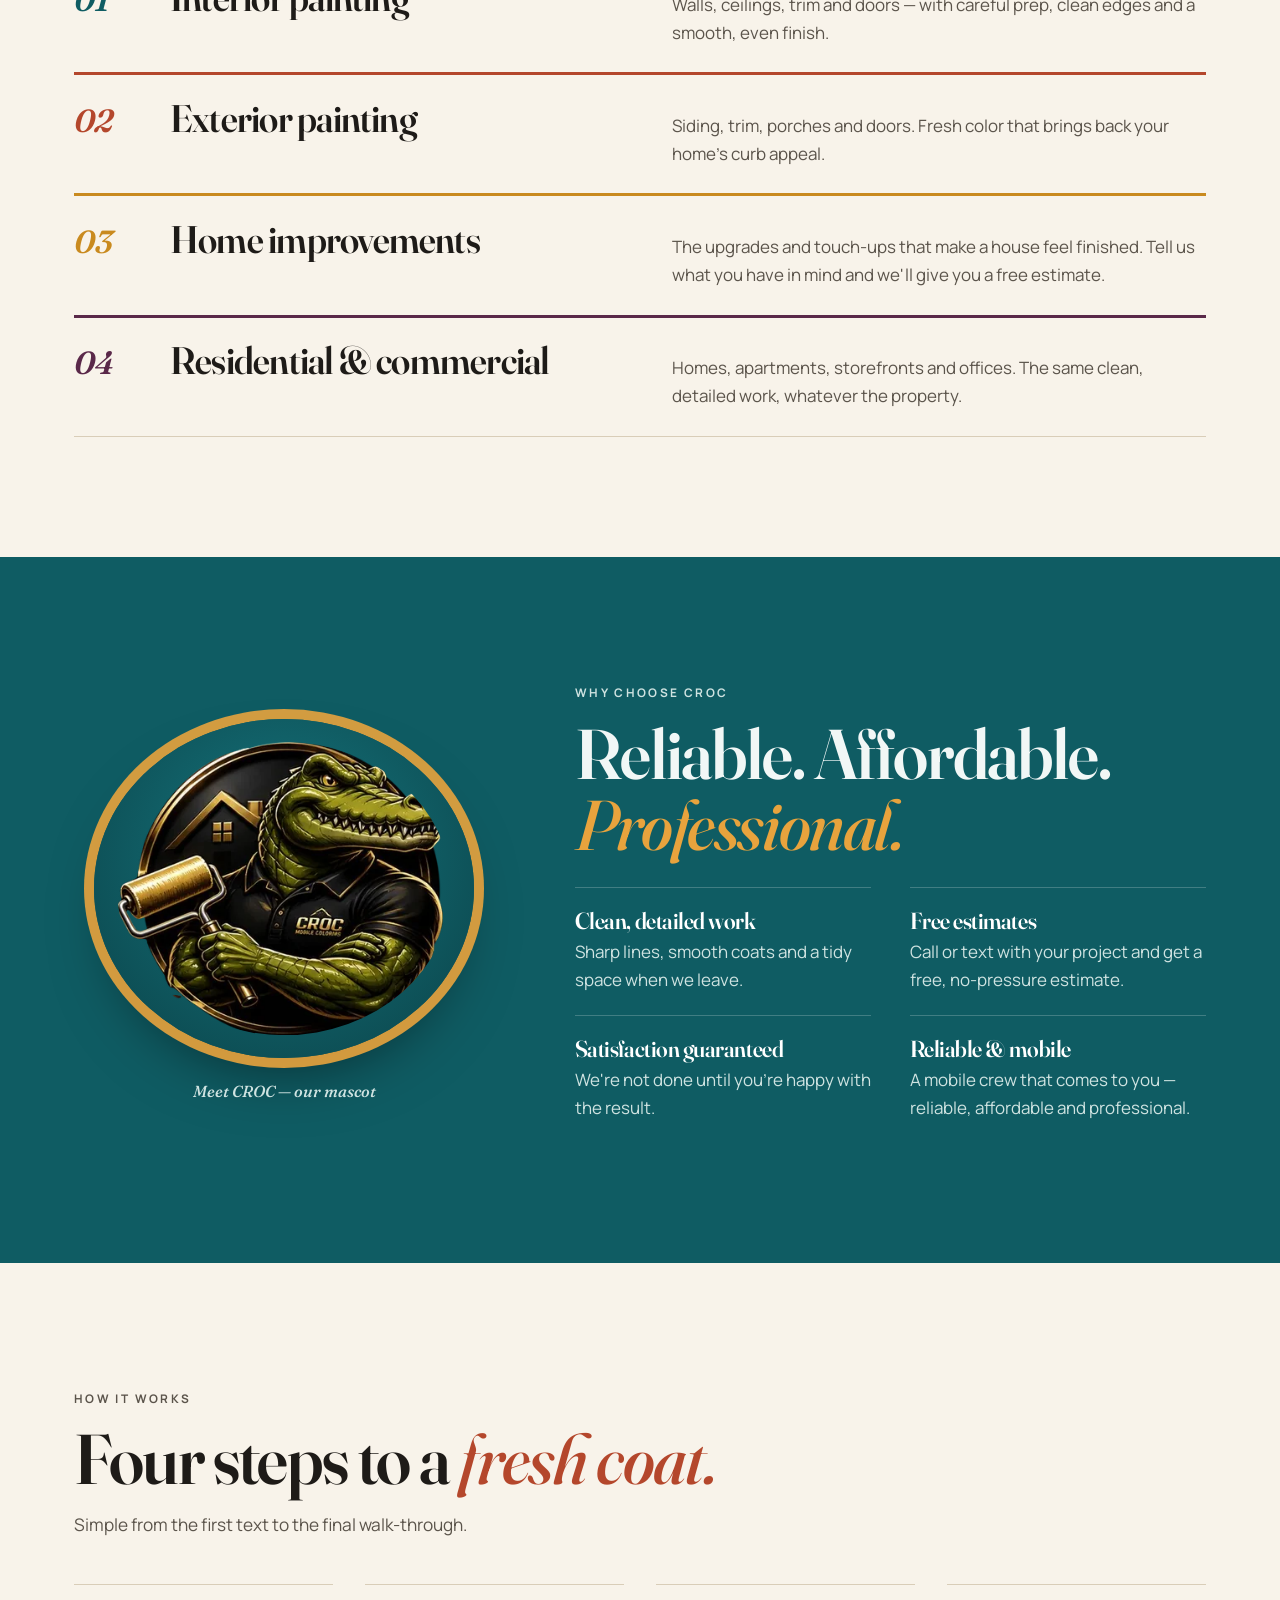
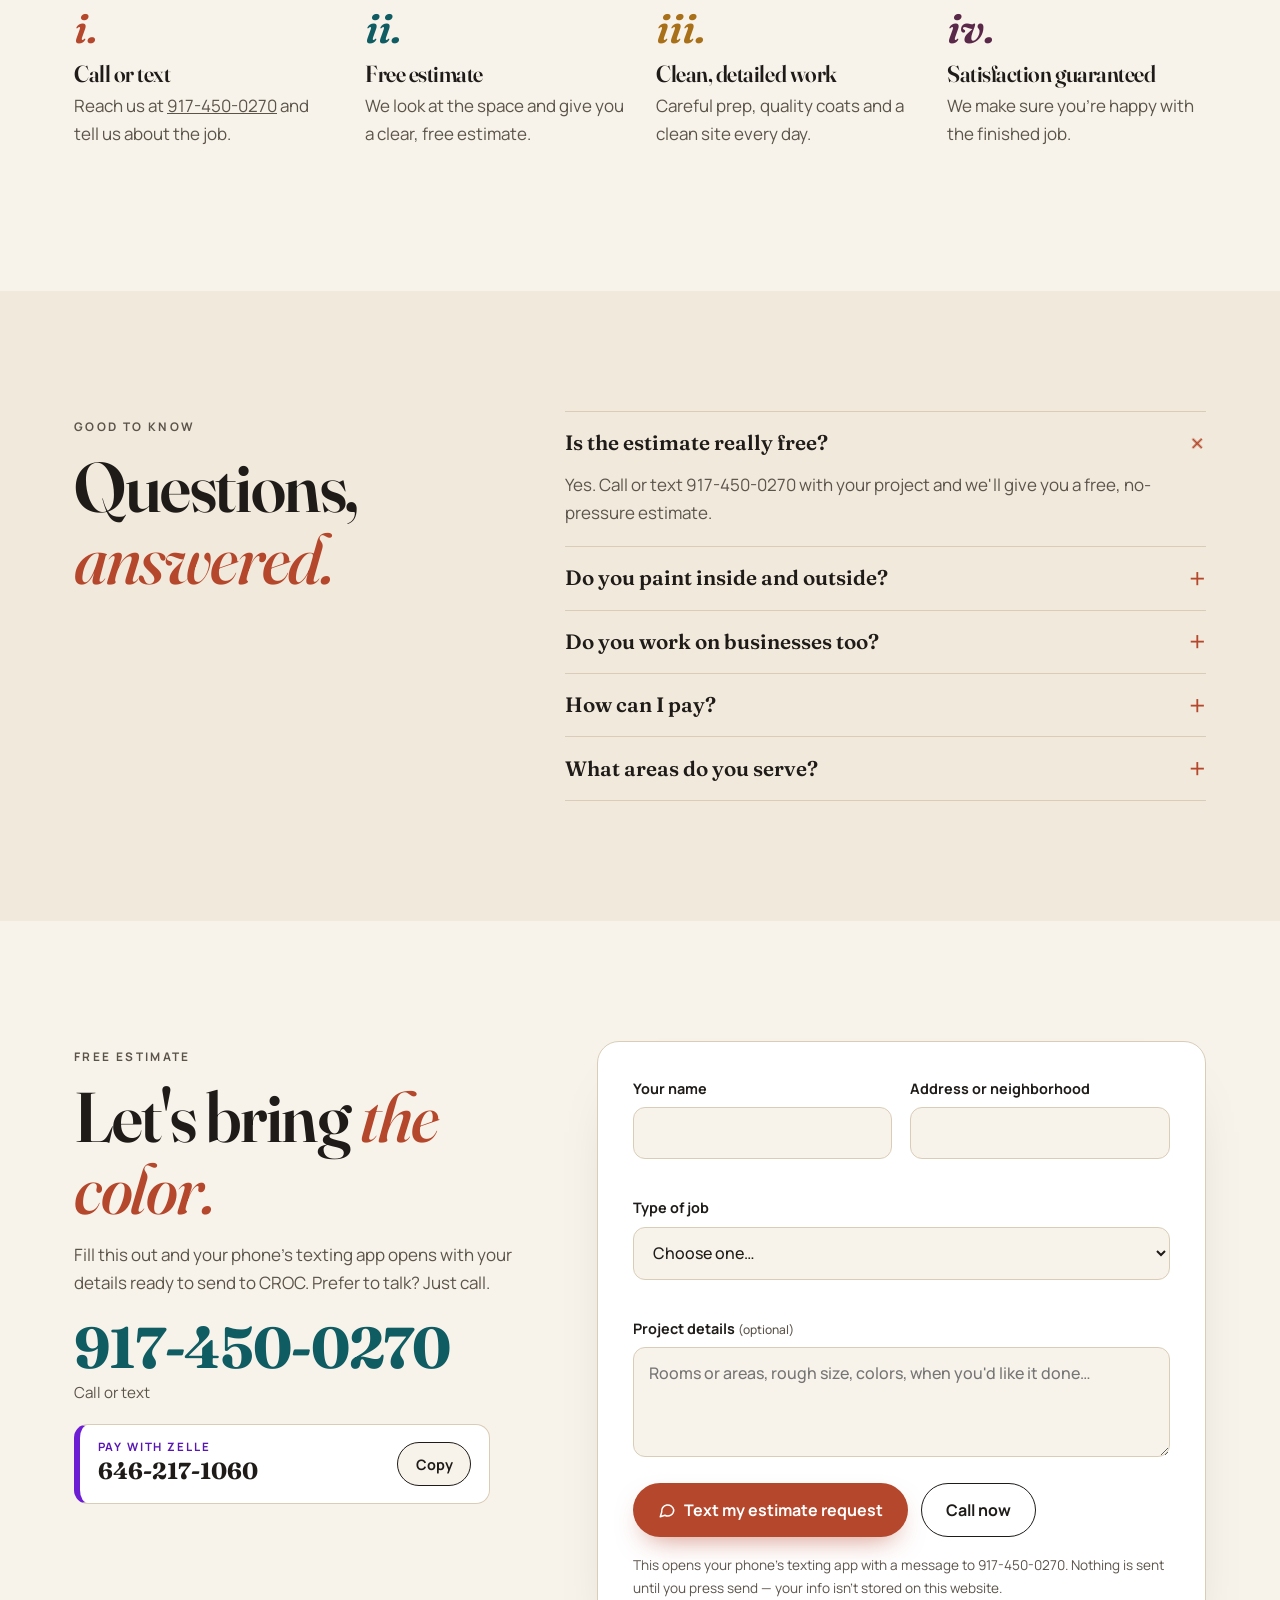
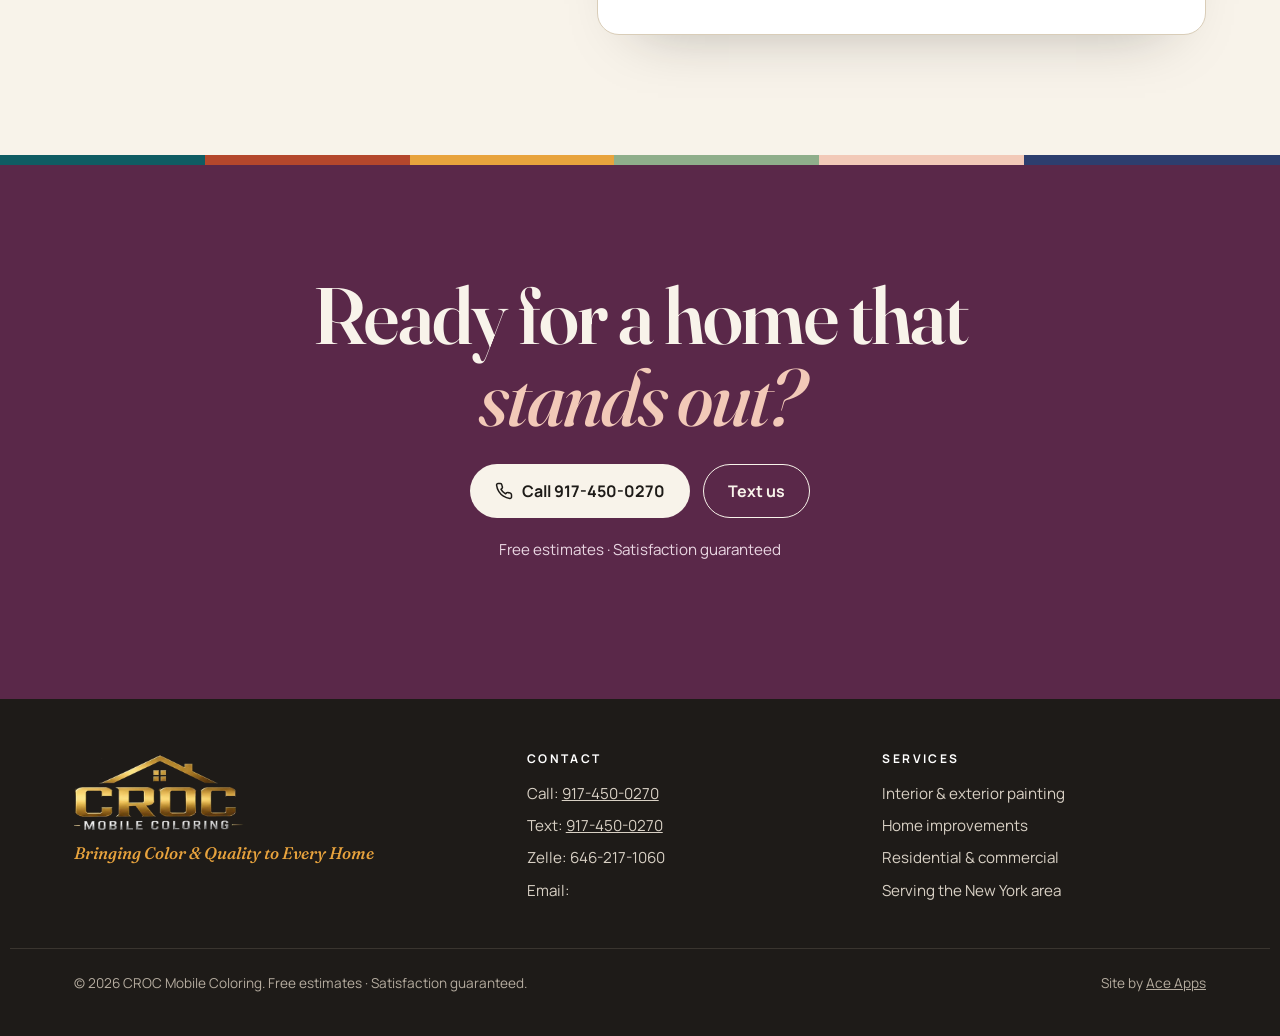
<file: v3/index.html>
<!doctype html>
<html lang="en">
<head>
<meta charset="utf-8">
<meta name="viewport" content="width=device-width,initial-scale=1,viewport-fit=cover">
<script>
/* CROC MOBILE COLORING — SITE CONFIG (design option 3 "Editorial")
   Same fields as the main site. Empty ("") or [] stays hidden on the page. */
window.CROC_CONFIG = {
  phoneDisplay: "917-450-0270",
  phoneE164:    "+19174500270",
  serviceArea:  "",   // TODO(client)
  email:        "",   // TODO(client)
  hours:        "",   // TODO(client)
  photos:       []    // TODO(client): real job photos, e.g. {src:"img/work/kitchen.webp", alt:"Kitchen repaint"}
};
</script>
<title>CROC Mobile Coloring | Color, Done With Care — Painting, New York Area</title>
<meta name="description" content="CROC Mobile Coloring — interior and exterior painting and home improvements in the New York area. Free estimates. Call or text 917-450-0270. Zelle accepted.">
<meta name="robots" content="noindex,nofollow">
<link rel="canonical" href="https://ace9x.github.io/croc-mobile-coloring/">
<meta name="theme-color" content="#F8F3EA">
<link rel="icon" href="../img/mark-64.png" type="image/png" sizes="64x64">
<link rel="apple-touch-icon" href="../apple-touch-icon.png">
<meta property="og:type" content="website">
<meta property="og:title" content="CROC Mobile Coloring — Color, Done With Care">
<meta property="og:description" content="Interior &amp; exterior painting and home improvements. Free estimates — call or text 917-450-0270.">
<meta property="og:image" content="https://ace9x.github.io/croc-mobile-coloring/img/og.jpg">
<link rel="preload" href="../fonts/fraunces.woff2" as="font" type="font/woff2" crossorigin>
<link rel="stylesheet" href="v3.css">
</head>
<body>
<script>document.documentElement.classList.add('js')</script>
<a class="skip" href="#main">Skip to content</a>
<div class="topline"><div class="wrap"><span>Free estimates</span><span class="hide-s">Residential &amp; commercial</span><a href="tel:+19174500270">Call or text 917-450-0270</a><span class="hide-s">Zelle accepted</span></div></div>
<header class="hdr" id="top">
  <div class="wrap">
    <a class="brand" href="#top"><img src="../img/mark-64.png" width="64" height="64" alt=""><span><b>CROC</b><small>Mobile Coloring</small></span></a>
    <nav class="nav" aria-label="Main">
      <a href="#services">Services</a><a href="#why">Why CROC</a><a href="#process">How it works</a><a href="#work" data-cfg-hide="photos">Recent work</a><a href="#faq">FAQ</a>
    </nav>
    <a class="btn btn-terra hdr-call" href="tel:+19174500270"><svg viewBox="0 0 24 24" aria-hidden="true"><path d="M22 16.9v3a2 2 0 0 1-2.2 2 19.8 19.8 0 0 1-8.6-3.1 19.5 19.5 0 0 1-6-6A19.8 19.8 0 0 1 2.1 4.2 2 2 0 0 1 4.1 2h3a2 2 0 0 1 2 1.7c.1.9.4 1.8.7 2.7a2 2 0 0 1-.5 2.1L8 9.8a16 16 0 0 0 6 6l1.3-1.3a2 2 0 0 1 2.1-.4c.9.3 1.8.6 2.7.7a2 2 0 0 1 1.7 2z"/></svg><span class="vh">Call </span><span class="lbl">917-450-0270</span></a>
  </div>
</header>

<main id="main">
<section class="hero" aria-labelledby="hero-title">
  <div class="wrap hero-grid">
    <div class="hero-copy">
      <p class="label rise r1"><span>No. 01</span> Painting &amp; house services · <span data-cfg-text="serviceArea">New York area</span></p>
      <h1 id="hero-title" class="rise r2">Color, done <em>with care.</em></h1>
      <p class="slogan rise r3">Bringing Color &amp; Quality to Every Home</p>
      <p class="lede rise r3">Interior and exterior painting and home improvements for homes and businesses. Clean, detailed work — and the estimate is free.</p>
      <div class="ctas rise r4">
        <a class="btn btn-terra" href="tel:+19174500270"><svg viewBox="0 0 24 24" aria-hidden="true"><path d="M22 16.9v3a2 2 0 0 1-2.2 2 19.8 19.8 0 0 1-8.6-3.1 19.5 19.5 0 0 1-6-6A19.8 19.8 0 0 1 2.1 4.2 2 2 0 0 1 4.1 2h3a2 2 0 0 1 2 1.7c.1.9.4 1.8.7 2.7a2 2 0 0 1-.5 2.1L8 9.8a16 16 0 0 0 6 6l1.3-1.3a2 2 0 0 1 2.1-.4c.9.3 1.8.6 2.7.7a2 2 0 0 1 1.7 2z"/></svg>Call 917-450-0270</a>
        <a class="btn btn-line" href="#estimate">Get a free estimate</a>
      </div>
      <ul class="facts rise r5" aria-label="Highlights"><li><b>Free</b> estimates</li><li><b>Satisfaction</b> guaranteed</li><li><b>Zelle</b> accepted</li></ul>
    </div>
    <div class="hero-art rise r3" id="room-sec">
      <figure class="ba" data-ba id="room" style="--wall:#0F5C63">
        <div class="ba-layer ba-before"><svg viewBox="0 0 640 440" aria-hidden="true" focusable="false"><defs><linearGradient id="sky" x1="0" y1="0" x2="0" y2="1"><stop offset="0" stop-color="#BFE0EE"/><stop offset="1" stop-color="#F6E6CF"/></linearGradient></defs>
<rect width="640" height="330" fill="#B5AE9F"/>
<g fill="#8E8778" opacity=".55"><ellipse cx="300" cy="190" rx="40" ry="14"/><ellipse cx="380" cy="140" rx="22" ry="9"/><ellipse cx="40" cy="280" rx="30" ry="10"/><ellipse cx="610" cy="60" rx="30" ry="16"/></g>
<g fill="#D6D0C2"><rect x="250" y="80" width="46" height="30" rx="6"/><rect x="360" y="200" width="30" height="22" rx="5"/><circle cx="20" cy="120" r="12"/></g>
<path d="M330 20l12 30-8 18 14 28" fill="none" stroke="#6E685C" stroke-width="2.5"/>
<path d="M640 0v58l-26-14-10 20-22-30z" fill="#E7E1D3"/><path d="M640 58l-26-14-10 20-22-30" fill="none" stroke="#8E8778" stroke-width="2"/>
<rect x="250" y="200" width="36" height="10" fill="#E9D9A6" opacity=".9" transform="rotate(-8 268 205)"/>
<rect y="330" width="640" height="110" fill="#C99A6B"/><g stroke="#A87A4E" stroke-width="2" fill="none"><path d="M0 356H640"/><path d="M0 384H640"/><path d="M0 412H640"/><path d="M90 330v28"/><path d="M260 330v28"/><path d="M470 330v28"/><path d="M170 356v28"/><path d="M380 356v28"/><path d="M560 356v28"/><path d="M60 384v28"/><path d="M300 384v28"/><path d="M520 384v28"/><path d="M200 412v28"/><path d="M430 412v28"/></g>
<rect y="316" width="640" height="16" fill="#FBF8F2"/><rect y="0" width="640" height="10" fill="#FBF8F2"/>
<g><rect x="62" y="52" width="164" height="196" rx="3" fill="#FBF8F2"/><rect x="74" y="64" width="140" height="172" fill="url(#sky)"/><path d="M144 64v172M74 150h140" stroke="#FBF8F2" stroke-width="8"/><rect x="54" y="246" width="180" height="12" rx="2" fill="#FBF8F2"/></g>
<g><rect x="418" y="70" width="132" height="98" fill="#1E1B18"/><rect x="426" y="78" width="116" height="82" fill="#F3E7D3"/><circle cx="462" cy="112" r="20" fill="#E8A33D"/><path d="M426 160l40-36 26 22 22-18 28 32z" fill="#0F5C63"/><rect x="494" y="92" width="22" height="22" fill="#B4472C"/></g>
<g><path d="M592 316V120" stroke="#1E1B18" stroke-width="5"/><path d="M566 120h52l-10-34h-32z" fill="#F2C9B8"/><rect x="576" y="310" width="32" height="8" rx="3" fill="#1E1B18"/></g>
<g><rect x="300" y="226" width="250" height="70" rx="22" fill="#2F4A4D"/><rect x="286" y="250" width="30" height="66" rx="12" fill="#26393C"/><rect x="534" y="250" width="30" height="66" rx="12" fill="#26393C"/><rect x="310" y="266" width="230" height="40" rx="10" fill="#38585C"/><rect x="330" y="236" width="44" height="36" rx="8" fill="#E8A33D"/><rect x="472" y="236" width="44" height="36" rx="8" fill="#B4472C"/><path d="M312 306v18M540 306v18" stroke="#1E1B18" stroke-width="6"/></g>
<g><path d="M244 330l-8-54h48l-8 54z" fill="#B4472C"/><path d="M260 278c-30-20-40-50-30-74 18 16 26 40 30 74zM262 278c4-40 20-64 44-72-2 30-18 54-44 72zM261 278c-8-30-2-62 12-80 8 26 4 56-12 80z" fill="#4F7A4C"/></g>
<rect width="640" height="440" fill="#3a3326" opacity=".16"/>
</svg></div>
        <div class="ba-layer ba-after"><svg viewBox="0 0 640 440" aria-hidden="true" focusable="false"><defs><linearGradient id="sky2" x1="0" y1="0" x2="0" y2="1"><stop offset="0" stop-color="#BFE0EE"/><stop offset="1" stop-color="#F6E6CF"/></linearGradient></defs>
<rect width="640" height="330" class="wall"/>
<rect width="640" height="330" fill="url(#sheen)" opacity=".5"/>
<defs><linearGradient id="sheen" x1="0" y1="0" x2="1" y2="1"><stop offset="0" stop-color="#fff" stop-opacity=".22"/><stop offset=".6" stop-color="#fff" stop-opacity="0"/></linearGradient></defs>
<rect y="330" width="640" height="110" fill="#C99A6B"/><g stroke="#A87A4E" stroke-width="2" fill="none"><path d="M0 356H640"/><path d="M0 384H640"/><path d="M0 412H640"/><path d="M90 330v28"/><path d="M260 330v28"/><path d="M470 330v28"/><path d="M170 356v28"/><path d="M380 356v28"/><path d="M560 356v28"/><path d="M60 384v28"/><path d="M300 384v28"/><path d="M520 384v28"/><path d="M200 412v28"/><path d="M430 412v28"/></g>
<rect y="316" width="640" height="16" fill="#FBF8F2"/><rect y="0" width="640" height="10" fill="#FBF8F2"/>
<g><rect x="62" y="52" width="164" height="196" rx="3" fill="#FBF8F2"/><rect x="74" y="64" width="140" height="172" fill="url(#sky2)"/><path d="M144 64v172M74 150h140" stroke="#FBF8F2" stroke-width="8"/><rect x="54" y="246" width="180" height="12" rx="2" fill="#FBF8F2"/></g>
<g><rect x="418" y="70" width="132" height="98" fill="#1E1B18"/><rect x="426" y="78" width="116" height="82" fill="#F3E7D3"/><circle cx="462" cy="112" r="20" fill="#E8A33D"/><path d="M426 160l40-36 26 22 22-18 28 32z" fill="#0F5C63"/><rect x="494" y="92" width="22" height="22" fill="#B4472C"/></g>
<g><path d="M592 316V120" stroke="#1E1B18" stroke-width="5"/><path d="M566 120h52l-10-34h-32z" fill="#F2C9B8"/><rect x="576" y="310" width="32" height="8" rx="3" fill="#1E1B18"/></g>
<g><rect x="300" y="226" width="250" height="70" rx="22" fill="#2F4A4D"/><rect x="286" y="250" width="30" height="66" rx="12" fill="#26393C"/><rect x="534" y="250" width="30" height="66" rx="12" fill="#26393C"/><rect x="310" y="266" width="230" height="40" rx="10" fill="#38585C"/><rect x="330" y="236" width="44" height="36" rx="8" fill="#E8A33D"/><rect x="472" y="236" width="44" height="36" rx="8" fill="#B4472C"/><path d="M312 306v18M540 306v18" stroke="#1E1B18" stroke-width="6"/></g>
<g><path d="M244 330l-8-54h48l-8 54z" fill="#B4472C"/><path d="M260 278c-30-20-40-50-30-74 18 16 26 40 30 74zM262 278c4-40 20-64 44-72-2 30-18 54-44 72zM261 278c-8-30-2-62 12-80 8 26 4 56-12 80z" fill="#4F7A4C"/></g>
</svg></div>
        <span class="ba-tag t-b" aria-hidden="true">Before</span><span class="ba-tag t-a" aria-hidden="true">After</span>
        <span class="ba-handle" aria-hidden="true"><i></i></span>
        <input type="range" min="0" max="100" value="50" aria-label="Before and after: slide to compare a tired wall with a fresh coat">
      </figure>
      <div class="picker" data-picker="#room" role="group" aria-label="Try a wall color"><button type="button" data-color="#0F5C63" data-name="Deep Teal" aria-pressed="true"><i style="--c:#0F5C63"></i><span>Deep Teal</span></button><button type="button" data-color="#B4472C" data-name="Terracotta" aria-pressed="false"><i style="--c:#B4472C"></i><span>Terracotta</span></button><button type="button" data-color="#E8A33D" data-name="Saffron" aria-pressed="false"><i style="--c:#E8A33D"></i><span>Saffron</span></button><button type="button" data-color="#8FAE8B" data-name="Sage" aria-pressed="false"><i style="--c:#8FAE8B"></i><span>Sage</span></button><button type="button" data-color="#5A2849" data-name="Plum" aria-pressed="false"><i style="--c:#5A2849"></i><span>Plum</span></button><button type="button" data-color="#F2C9B8" data-name="Blush" aria-pressed="false"><i style="--c:#F2C9B8"></i><span>Blush</span></button><button type="button" data-color="#2D3E6E" data-name="Navy" aria-pressed="false"><i style="--c:#2D3E6E"></i><span>Navy</span></button><button type="button" data-color="#F1ECE2" data-name="Linen White" aria-pressed="false"><i style="--c:#F1ECE2"></i><span>Linen White</span></button></div>
      <div class="pick-row"><p class="now" aria-live="polite">Wall color: <b data-color-name>Deep Teal</b></p><button type="button" class="link-btn" data-use-color>Use this color in my estimate →</button></div>
      <p class="cap">Illustration — drag to compare, tap a color to try it. Real colors are matched with you at your free estimate.</p>
    </div>
  </div>
</section>

<section class="palette" aria-label="Palette ideas">
  <div class="wrap pal-head"><p class="label">Palette ideas to start the conversation</p></div>
  <ul class="clean stripes" aria-hidden="true"><li style="--c:#0F5C63;--t:#F8F3EA"><span>Deep Teal</span></li><li style="--c:#B4472C;--t:#F8F3EA"><span>Terracotta</span></li><li style="--c:#E8A33D;--t:#1E1B18"><span>Saffron</span></li><li style="--c:#8FAE8B;--t:#1E1B18"><span>Sage</span></li><li style="--c:#5A2849;--t:#F8F3EA"><span>Plum</span></li><li style="--c:#F2C9B8;--t:#1E1B18"><span>Blush</span></li><li style="--c:#2D3E6E;--t:#F8F3EA"><span>Navy</span></li></ul>
</section>

<section class="sec" id="services" aria-labelledby="svc-title">
  <div class="wrap">
    <div class="sec-head"><p class="label rv">What we do</p><h2 id="svc-title" class="rv">Painting &amp; house services, <em>done right.</em></h2><p class="rv">From a single room to the whole outside of the house, CROC brings the color — and the care — to every job.</p></div>
    <ol class="clean index">
      <li class="rv" style="--c:#0F5C63"><span class="no">01</span><h3>Interior painting</h3><p>Walls, ceilings, trim and doors — with careful prep, clean edges and a smooth, even finish.</p></li>
      <li class="rv" style="--c:#B4472C"><span class="no">02</span><h3>Exterior painting</h3><p>Siding, trim, porches and doors. Fresh color that brings back your home's curb appeal.</p></li>
      <li class="rv" style="--c:#C98A1F"><span class="no">03</span><h3>Home improvements</h3><p>The upgrades and touch-ups that make a house feel finished. Tell us what you have in mind and we'll give you a free estimate.</p></li>
      <li class="rv" style="--c:#5A2849"><span class="no">04</span><h3>Residential &amp; commercial</h3><p>Homes, apartments, storefronts and offices. The same clean, detailed work, whatever the property.</p></li>
    </ol>
  </div>
</section>

<section class="sec teal" id="why" aria-labelledby="why-title">
  <div class="wrap why-grid">
    <figure class="portrait rv"><img src="../img/mascot-400.webp" srcset="../img/mascot-400.webp 400w, ../img/mascot-640.webp 640w" sizes="(min-width:960px) 380px, 70vw" width="640" height="561" alt="CROC mascot: a green crocodile in a black CROC polo holding a gold paint roller" loading="lazy" decoding="async"><figcaption>Meet CROC — our mascot</figcaption></figure>
    <div>
      <p class="label label-light rv">Why choose CROC</p>
      <h2 id="why-title" class="rv">Reliable. Affordable. <em>Professional.</em></h2>
      <ul class="clean why">
        <li class="rv"><h3>Clean, detailed work</h3><p>Sharp lines, smooth coats and a tidy space when we leave.</p></li>
        <li class="rv"><h3>Free estimates</h3><p>Call or text with your project and get a free, no-pressure estimate.</p></li>
        <li class="rv"><h3>Satisfaction guaranteed</h3><p>We're not done until you're happy with the result.</p></li>
        <li class="rv"><h3>Reliable &amp; mobile</h3><p>A mobile crew that comes to you — reliable, affordable and professional.</p></li>
      </ul>
    </div>
  </div>
</section>

<section class="sec" id="process" aria-labelledby="proc-title">
  <div class="wrap">
    <div class="sec-head"><p class="label rv">How it works</p><h2 id="proc-title" class="rv">Four steps to a <em>fresh coat.</em></h2><p class="rv">Simple from the first text to the final walk-through.</p></div>
    <ol class="clean steps">
      <li class="rv"><span class="no">i.</span><h3>Call or text</h3><p>Reach us at <a href="tel:+19174500270">917-450-0270</a> and tell us about the job.</p></li>
      <li class="rv"><span class="no">ii.</span><h3>Free estimate</h3><p>We look at the space and give you a clear, free estimate.</p></li>
      <li class="rv"><span class="no">iii.</span><h3>Clean, detailed work</h3><p>Careful prep, quality coats and a clean site every day.</p></li>
      <li class="rv"><span class="no">iv.</span><h3>Satisfaction guaranteed</h3><p>We make sure you're happy with the finished job.</p></li>
    </ol>
  </div>
</section>

<!-- Recent work: stays hidden until CROC_CONFIG.photos has real job photos -->
<section class="sec" id="work" aria-labelledby="work-title" data-cfg-hide="photos" hidden>
  <div class="wrap"><div class="sec-head"><p class="label">Recent work</p><h2 id="work-title">Fresh from <em>the brush.</em></h2></div><div class="gal" id="gal"></div></div>
</section>

<section class="sec faq-sec" id="faq" aria-labelledby="faq-title">
  <div class="wrap faq-grid">
    <div class="sec-head"><p class="label rv">Good to know</p><h2 id="faq-title" class="rv">Questions, <em>answered.</em></h2></div>
    <div class="faq rv">
      <details open><summary>Is the estimate really free?</summary><p>Yes. Call or text 917-450-0270 with your project and we'll give you a free, no-pressure estimate.</p></details>
      <details><summary>Do you paint inside and outside?</summary><p>Yes — interior and exterior painting, plus home improvements.</p></details>
      <details><summary>Do you work on businesses too?</summary><p>Yes. We work on residential and commercial properties: homes, apartments, storefronts and offices.</p></details>
      <details><summary>How can I pay?</summary><p>Zelle is accepted at 646-217-1060. Ask about other options when you get your estimate.</p></details>
      <details><summary>What areas do you serve?</summary><p>The <span data-cfg-text="serviceArea">New York area</span>. CROC is a mobile crew that comes to you — call or text to check your address.</p></details>
    </div>
  </div>
</section>

<section class="sec est-sec" id="estimate" aria-labelledby="est-title">
  <div class="wrap est-grid">
    <div class="est-side">
      <p class="label rv">Free estimate</p>
      <h2 id="est-title" class="rv">Let's bring <em>the color.</em></h2>
      <p class="rv">Fill this out and your phone's texting app opens with your details ready to send to CROC. Prefer to talk? Just call.</p>
      <a class="bigphone rv" href="tel:+19174500270">917-450-0270</a>
      <p class="rv muted">Call or text</p>
      <div class="zelle rv"><div><span class="zl">Pay with Zelle</span><span class="zn">646-217-1060</span></div><button type="button" class="zcopy" data-copy="6462171060" aria-label="Copy Zelle number 646-217-1060"><span class="cl">Copy</span></button></div>
      <p class="rv muted" data-cfg-hide="hours"><span data-cfg-text="hours"></span></p>
    </div>
    <form class="form rv" id="est-form" novalidate aria-describedby="f-note">
      <div class="f2">
        <div><label for="f-name">Your name</label><input id="f-name" name="name" autocomplete="name" required aria-describedby="e-name"><div class="err" id="e-name" role="alert"></div></div>
        <div><label for="f-place">Address or neighborhood</label><input id="f-place" name="place" autocomplete="street-address" required aria-describedby="e-place"><div class="err" id="e-place" role="alert"></div></div>
      </div>
      <div><label for="f-job">Type of job</label>
        <select id="f-job" name="job" required aria-describedby="e-job"><option value="">Choose one…</option><option>Interior painting</option><option>Exterior painting</option><option>Interior &amp; exterior painting</option><option>Home improvement</option><option>Commercial job</option><option>Something else</option></select><div class="err" id="e-job" role="alert"></div></div>
      <div><label for="f-det">Project details <small>(optional)</small></label><textarea id="f-det" name="details" placeholder="Rooms or areas, rough size, colors, when you'd like it done…"></textarea></div>
      <div class="f-actions"><button class="btn btn-terra" type="submit"><svg viewBox="0 0 24 24" aria-hidden="true"><path d="M21 12a8 8 0 0 1-11.8 7L3 21l2-6.2A8 8 0 1 1 21 12z"/></svg>Text my estimate request</button><a class="btn btn-line" href="tel:+19174500270">Call now</a></div>
      <p class="f-note" id="f-note">This opens your phone's texting app with a message to 917-450-0270. Nothing is sent until you press send — your info isn't stored on this website.</p>
      <div class="fallback" id="fallback" hidden aria-live="polite"><strong>Not on a phone?</strong> Text this message to <a href="sms:+19174500270">917-450-0270</a>:<pre id="fb-msg"></pre><button class="btn btn-line" type="button" id="copy">Copy message</button></div>
    </form>
  </div>
</section>

<section class="closing" aria-labelledby="close-title">
  <div class="wrap">
    <h2 id="close-title" class="rv">Ready for a home that <em>stands out?</em></h2>
    <div class="ctas rv"><a class="btn btn-paper" href="tel:+19174500270"><svg viewBox="0 0 24 24" aria-hidden="true"><path d="M22 16.9v3a2 2 0 0 1-2.2 2 19.8 19.8 0 0 1-8.6-3.1 19.5 19.5 0 0 1-6-6A19.8 19.8 0 0 1 2.1 4.2 2 2 0 0 1 4.1 2h3a2 2 0 0 1 2 1.7c.1.9.4 1.8.7 2.7a2 2 0 0 1-.5 2.1L8 9.8a16 16 0 0 0 6 6l1.3-1.3a2 2 0 0 1 2.1-.4c.9.3 1.8.6 2.7.7a2 2 0 0 1 1.7 2z"/></svg>Call 917-450-0270</a><a class="btn btn-outline-light" href="sms:+19174500270">Text us</a></div>
    <p class="rv">Free estimates · Satisfaction guaranteed</p>
  </div>
</section>
</main>

<footer>
  <div class="wrap ft">
    <div><img src="../img/logo-480.webp" width="480" height="218" alt="CROC Mobile Coloring" loading="lazy" decoding="async" class="flogo"><p class="fslogan">Bringing Color &amp; Quality to Every Home</p></div>
    <div><h3>Contact</h3><ul class="clean"><li>Call: <a href="tel:+19174500270">917-450-0270</a></li><li>Text: <a href="sms:+19174500270">917-450-0270</a></li><li>Zelle: 646-217-1060</li><li data-cfg-hide="email">Email: <span data-cfg-mail></span></li><li data-cfg-hide="hours"><span data-cfg-text="hours"></span></li></ul></div>
    <div><h3>Services</h3><ul class="clean"><li>Interior &amp; exterior painting</li><li>Home improvements</li><li>Residential &amp; commercial</li><li>Serving the <span data-cfg-text="serviceArea">New York area</span></li></ul></div>
  </div>
  <div class="wrap legal"><span>© <span class="yr">2026</span> CROC Mobile Coloring. Free estimates · Satisfaction guaranteed.</span><span>Site by <a href="https://ace9x.github.io/ace-apps/">Ace Apps</a></span></div>
</footer>

<nav class="mbar" id="mbar" aria-label="Quick contact">
  <a href="tel:+19174500270" class="m-call"><svg viewBox="0 0 24 24" aria-hidden="true"><path d="M22 16.9v3a2 2 0 0 1-2.2 2 19.8 19.8 0 0 1-8.6-3.1 19.5 19.5 0 0 1-6-6A19.8 19.8 0 0 1 2.1 4.2 2 2 0 0 1 4.1 2h3a2 2 0 0 1 2 1.7c.1.9.4 1.8.7 2.7a2 2 0 0 1-.5 2.1L8 9.8a16 16 0 0 0 6 6l1.3-1.3a2 2 0 0 1 2.1-.4c.9.3 1.8.6 2.7.7a2 2 0 0 1 1.7 2z"/></svg>Call</a>
  <a href="sms:+19174500270" class="m-text"><svg viewBox="0 0 24 24" aria-hidden="true"><path d="M21 12a8 8 0 0 1-11.8 7L3 21l2-6.2A8 8 0 1 1 21 12z"/></svg>Text</a>
  <button type="button" class="m-zelle" data-copy="6462171060" aria-label="Copy Zelle number 646-217-1060"><span class="cl">Zelle</span></button>
</nav>
<div class="toast" id="toast" role="status" aria-live="polite"></div>
<script src="../kit/croc-kit.js" defer></script>
</body>
</html>
</file>
<file: style.css>
@font-face{font-family:"Alfa Slab One";src:url(fonts/alfa-slab-one.woff2) format("woff2");font-weight:400;font-display:swap}
@font-face{font-family:"Manrope";src:url(fonts/manrope.woff2) format("woff2");font-weight:400 800;font-display:swap}
@font-face{font-family:"Great Vibes";src:url(fonts/great-vibes.woff2) format("woff2");font-weight:400;font-display:swap}
:root{
  --ink:#0A0907;--ink-2:#12100C;--ink-3:#1B1812;--line:rgba(214,175,72,.22);
  --gold:#D6AF48;--gold-hi:#F6DC8A;--gold-lo:#8A6A1F;--cream:#F3E9D2;--muted:#BDB39C;
  --grad:linear-gradient(135deg,#F6DC8A 0%,#D6AF48 38%,#A57E26 62%,#F0D27A 100%);
  --slab:"Alfa Slab One",Rockwell,"Roboto Slab",Georgia,serif;
  --sans:"Manrope",system-ui,-apple-system,"Segoe UI",Roboto,sans-serif;
  --script:"Great Vibes","Brush Script MT",cursive;
  --pad:clamp(1.25rem,5vw,4.5rem);--max:1240px;--r:18px;
  --ease:cubic-bezier(.2,.7,.1,1);
}
*,*::before,*::after{box-sizing:border-box}
[hidden]{display:none!important}
html{scroll-behavior:smooth;-webkit-text-size-adjust:100%;scroll-padding-top:84px}
body{margin:0;background:var(--ink);color:var(--cream);font:400 1.0625rem/1.65 var(--sans);-webkit-font-smoothing:antialiased;overflow-x:hidden}
img{max-width:100%;display:block;height:auto}
a{color:inherit}
h1,h2,h3{margin:0;line-height:1.05;font-weight:400}
p{margin:0 0 1rem}
.wrap{width:100%;max-width:var(--max);margin:0 auto;padding:0 var(--pad)}
.skip{position:absolute;left:1rem;top:-100px;z-index:100;background:var(--gold);color:var(--ink);padding:.7rem 1rem;border-radius:10px;font-weight:800}
.skip:focus{top:1rem}
:focus-visible{outline:3px solid var(--gold-hi);outline-offset:3px;border-radius:6px}
.gold{background:var(--grad);-webkit-background-clip:text;background-clip:text;color:transparent}
.eyebrow{display:inline-flex;align-items:center;gap:.7rem;font:800 .78rem/1 var(--sans);letter-spacing:.22em;text-transform:uppercase;color:var(--gold)}
.eyebrow::before{content:"";width:2.2rem;height:1px;background:var(--gold)}
.script{font-family:var(--script);font-weight:400;color:var(--gold-hi);letter-spacing:0}
/* buttons */
.btn{--b:var(--gold);display:inline-flex;align-items:center;justify-content:center;gap:.6rem;min-height:52px;padding:.9rem 1.5rem;border-radius:999px;font:800 .95rem/1 var(--sans);letter-spacing:.04em;text-decoration:none;border:1.5px solid var(--b);cursor:pointer;transition:transform .35s var(--ease),background .35s,color .35s,box-shadow .35s;position:relative;isolation:isolate;overflow:hidden}
.btn svg{width:18px;height:18px;flex:none}
.btn-gold{background:var(--grad);background-size:200% 200%;color:#110E07;border-color:transparent;box-shadow:0 10px 30px -10px rgba(214,175,72,.55)}
.btn-gold:hover{transform:translateY(-2px);background-position:100% 0;box-shadow:0 16px 40px -12px rgba(214,175,72,.7)}
.btn-ghost{background:rgba(10,9,7,.45);color:var(--cream);backdrop-filter:blur(6px)}
.btn-ghost:hover{background:var(--cream);color:var(--ink);border-color:var(--cream);transform:translateY(-2px)}
/* header */
.hdr{position:sticky;top:0;z-index:50;transition:background .4s,border-color .4s,backdrop-filter .4s;border-bottom:1px solid transparent}
.hdr.scrolled{background:rgba(10,9,7,.82);backdrop-filter:saturate(140%) blur(14px);-webkit-backdrop-filter:saturate(140%) blur(14px);border-color:var(--line)}
.hdr .wrap{display:flex;align-items:center;justify-content:space-between;height:72px;gap:1rem}
.brand{display:flex;align-items:center;gap:.7rem;text-decoration:none}
.brand img{width:40px;height:40px}
.brand b{font:400 1.35rem/1 var(--slab);letter-spacing:.04em}
.brand span{display:block;font:700 .62rem/1.2 var(--sans);letter-spacing:.3em;text-transform:uppercase;color:var(--gold);margin-top:.25rem}
.nav{display:none;gap:2rem;align-items:center}
.nav a{text-decoration:none;font-weight:600;font-size:.92rem;color:var(--muted);position:relative;padding:.4rem 0;transition:color .3s}
.nav a::after{content:"";position:absolute;left:0;right:0;bottom:0;height:1px;background:var(--gold);transform:scaleX(0);transform-origin:right;transition:transform .45s var(--ease)}
.nav a:hover{color:var(--cream)}.nav a:hover::after{transform:scaleX(1);transform-origin:left}
.hdr .btn{min-height:44px;padding:.7rem 1.1rem;font-size:.85rem}
.hdr-call .lbl{display:none}
@media(min-width:900px){.nav{display:flex}.hdr-call .lbl{display:inline}}
/* hero */
.hero{position:relative;min-height:calc(100svh - 72px);margin-top:-72px;padding-top:72px;display:flex;align-items:flex-end;overflow:hidden}
.hero-bg{position:absolute;inset:0;z-index:-2}
.hero-bg img{width:100%;height:100%;object-fit:cover;object-position:70% 50%;transform:scale(1.06);animation:heroZoom 14s var(--ease) forwards}
.hero::before{content:"";position:absolute;inset:0;z-index:-1;background:linear-gradient(180deg,rgba(10,9,7,.55) 0%,rgba(10,9,7,.25) 35%,rgba(10,9,7,.88) 78%,var(--ink) 100%),linear-gradient(90deg,rgba(10,9,7,.85) 0%,rgba(10,9,7,.2) 60%,transparent 100%)}
.hero-in{padding-bottom:clamp(3rem,9vh,6rem);padding-top:3rem;width:100%}
.hero .eyebrow{margin-bottom:1.4rem;flex-wrap:wrap;row-gap:.5rem;line-height:1.4}
.h-title{font-family:var(--slab);font-size:clamp(5.2rem,24vw,15rem);letter-spacing:.01em;line-height:.82;display:block}
.h-sub{display:block;font:800 clamp(1.05rem,3.6vw,1.9rem)/1 var(--sans);letter-spacing:.42em;text-transform:uppercase;margin-top:.9rem;color:var(--cream)}
.h-tag{font-size:clamp(2rem,7.5vw,3.6rem);line-height:1.1;margin:1.4rem 0 1.2rem;display:block}
.h-lede{max-width:34rem;color:var(--muted);font-size:1.08rem}
.h-ctas{display:flex;flex-wrap:wrap;gap:.8rem;margin-top:1.8rem}
.h-meta{display:flex;flex-wrap:wrap;gap:.5rem 1.5rem;margin-top:2.2rem;font-size:.85rem;color:var(--muted);font-weight:600}
.h-meta li{display:flex;align-items:center;gap:.5rem}
.h-meta li::before{content:"";width:6px;height:6px;border-radius:50%;background:var(--gold)}
ul.clean{list-style:none;margin:0;padding:0}
@keyframes heroZoom{to{transform:scale(1)}}
.rise{opacity:0;transform:translateY(28px);animation:rise 1.1s var(--ease) forwards}
.d1{animation-delay:.1s}.d2{animation-delay:.22s}.d3{animation-delay:.36s}.d4{animation-delay:.5s}.d5{animation-delay:.64s}
@keyframes rise{to{opacity:1;transform:none}}
.shine{background-size:220% 100%;animation:shine 6s linear infinite}
@keyframes shine{0%{background-position:0 0}100%{background-position:220% 0}}
/* marquee */
.marquee{border-block:1px solid var(--line);background:var(--ink-2);overflow:hidden;padding:1.05rem 0}
.mq-track{display:flex;width:max-content;animation:mq 38s linear infinite}
.mq-track span{font:400 1.05rem/1 var(--slab);letter-spacing:.08em;text-transform:uppercase;padding:0 1.6rem;white-space:nowrap;display:flex;align-items:center;gap:1.6rem;color:var(--cream)}
.mq-track span::after{content:"✦";color:var(--gold);font-size:.8rem}
@keyframes mq{to{transform:translateX(-50%)}}
/* sections */
section{position:relative}
.sec{padding:clamp(5rem,12vw,9rem) 0}
.sec-head{display:grid;gap:1.2rem;margin-bottom:clamp(2.5rem,6vw,4.5rem)}
.sec-head h2{font-family:var(--slab);font-size:clamp(2.4rem,7vw,4.6rem);letter-spacing:.005em}
.sec-head p{color:var(--muted);max-width:36rem;font-size:1.08rem;margin:0}
@media(min-width:900px){.sec-head{grid-template-columns:1.1fr .9fr;align-items:end}.sec-head .eyebrow{grid-column:1/-1}}
/* services */
.svc{display:grid;gap:1px;background:var(--line);border:1px solid var(--line);border-radius:var(--r);overflow:hidden}
@media(min-width:700px){.svc{grid-template-columns:1fr 1fr}}
.svc article{background:var(--ink);padding:clamp(1.8rem,4vw,3rem);position:relative;overflow:hidden;transition:background .5s}
.svc article::before{content:"";position:absolute;inset:auto -20% -60% -20%;height:120%;background:radial-gradient(closest-side,rgba(214,175,72,.16),transparent);opacity:0;transition:opacity .6s}
.svc article:hover{background:var(--ink-2)}.svc article:hover::before{opacity:1}
.svc .num{font:700 .78rem/1 var(--sans);letter-spacing:.2em;color:var(--gold)}
.svc .ico{width:52px;height:52px;margin:1.6rem 0 1.4rem;color:var(--gold)}
.svc h3{font-family:var(--slab);font-size:clamp(1.6rem,3.4vw,2.2rem);margin-bottom:.8rem}
.svc p{color:var(--muted);margin:0;max-width:30rem}
/* why */
.why{background:var(--ink-2);border-block:1px solid var(--line)}
.why-grid{display:grid;gap:clamp(2.5rem,6vw,5rem);align-items:center}
@media(min-width:960px){.why-grid{grid-template-columns:1fr 1fr}}
.why-media{position:relative;border-radius:var(--r);overflow:hidden;aspect-ratio:4/3;border:1px solid var(--line)}
.why-media img{width:100%;height:100%;object-fit:cover;transition:transform 1.4s var(--ease)}
.why-media:hover img{transform:scale(1.04)}
.why-media figcaption{position:absolute;left:1.2rem;bottom:1.1rem;font-size:2.4rem}
.why-list{display:grid;gap:0}
.why-list li{display:grid;grid-template-columns:auto 1fr;gap:1.2rem;padding:1.6rem 0;border-top:1px solid var(--line)}
.why-list li:last-child{border-bottom:1px solid var(--line)}
.why-list svg{width:30px;height:30px;color:var(--gold);margin-top:.2rem}
.why-list h3{font:800 1.2rem/1.3 var(--sans);margin-bottom:.35rem}
.why-list p{margin:0;color:var(--muted)}
/* process */
.steps{display:grid;gap:1.2rem;counter-reset:s}
@media(min-width:760px){.steps{grid-template-columns:repeat(2,1fr)}}
@media(min-width:1100px){.steps{grid-template-columns:repeat(4,1fr)}}
.step{border:1px solid var(--line);border-radius:var(--r);padding:2rem 1.6rem 1.8rem;background:linear-gradient(180deg,var(--ink-2),var(--ink));position:relative;transition:transform .5s var(--ease),border-color .5s}
.step:hover{transform:translateY(-6px);border-color:rgba(214,175,72,.55)}
.step b{display:block;font:400 3.4rem/1 var(--slab);margin-bottom:1.4rem}
.step h3{font:800 1.18rem/1.3 var(--sans);margin-bottom:.5rem}
.step p{margin:0;color:var(--muted);font-size:.98rem}
/* gallery (shown only when real photos exist) */
.gal{display:grid;gap:1rem;grid-template-columns:repeat(auto-fill,minmax(240px,1fr))}
.gal figure{margin:0;border-radius:var(--r);overflow:hidden;border:1px solid var(--line);aspect-ratio:4/3;background:var(--ink-2)}
.gal img{width:100%;height:100%;object-fit:cover}
/* estimate */
.est-grid{display:grid;gap:clamp(2.5rem,6vw,5rem)}
@media(min-width:960px){.est-grid{grid-template-columns:.9fr 1.1fr}}
.est-side h2{font-family:var(--slab);font-size:clamp(2.4rem,7vw,4.4rem);margin:1.2rem 0}
.est-side p{color:var(--muted)}
.bigphone{display:inline-block;font:400 clamp(2rem,7vw,3rem)/1 var(--slab);text-decoration:none;margin:1rem 0 .6rem;letter-spacing:.01em}
.bigphone:hover{filter:brightness(1.15)}
.est-side .row{display:flex;gap:.7rem;flex-wrap:wrap;margin-top:1rem}
form.card{background:var(--ink-2);border:1px solid var(--line);border-radius:calc(var(--r) + 6px);padding:clamp(1.5rem,4vw,2.6rem);display:grid;gap:1.15rem;box-shadow:0 40px 80px -40px rgba(0,0,0,.8)}
.f2{display:grid;gap:1.15rem}
@media(min-width:620px){.f2{grid-template-columns:1fr 1fr}}
label{display:block;font-weight:700;font-size:.86rem;letter-spacing:.04em;margin-bottom:.45rem;color:var(--cream)}
label small{font-weight:500;color:var(--muted);letter-spacing:0}
input,select,textarea{width:100%;font:500 1rem/1.4 var(--sans);color:var(--cream);background:var(--ink);border:1.5px solid rgba(243,233,210,.22);border-radius:12px;padding:.9rem 1rem;transition:border-color .25s,box-shadow .25s;appearance:none;-webkit-appearance:none}
select{background-image:url("data:image/svg+xml,%3Csvg xmlns='http://www.w3.org/2000/svg' width='14' height='9' fill='none' stroke='%23D6AF48' stroke-width='2'%3E%3Cpath d='M1 1l6 6 6-6'/%3E%3C/svg%3E");background-repeat:no-repeat;background-position:right 1rem center;padding-right:2.6rem}
textarea{min-height:120px;resize:vertical}
input::placeholder,textarea::placeholder{color:#8F8672}
input:focus,select:focus,textarea:focus{outline:none;border-color:var(--gold);box-shadow:0 0 0 4px rgba(214,175,72,.2)}
input[aria-invalid=true],select[aria-invalid=true]{border-color:#F08C7A}
.err{color:#F5A898;font-size:.85rem;font-weight:600;margin-top:.35rem;min-height:0}
.f-actions{display:flex;flex-wrap:wrap;gap:.8rem;margin-top:.3rem}
.f-actions .btn{flex:1 1 200px}
.f-note{font-size:.88rem;color:var(--muted);margin:0;display:flex;gap:.55rem}
.f-note svg{flex:none;width:18px;height:18px;color:var(--gold);margin-top:.15rem}
.fallback{border:1px dashed var(--line);border-radius:12px;padding:1rem;font-size:.92rem}
.fallback pre{white-space:pre-wrap;font:500 .9rem/1.5 var(--sans);margin:.6rem 0;color:var(--cream)}
.fallback[hidden]{display:none}
/* cta band */
.band{padding:clamp(4rem,10vw,7rem) 0;text-align:center;background:radial-gradient(60% 120% at 50% 0%,rgba(214,175,72,.14),transparent 70%),var(--ink)}
.band h2{font-family:var(--slab);font-size:clamp(2.2rem,7vw,4.4rem);max-width:16ch;margin:1rem auto 1.6rem}
.band .row{display:flex;gap:.8rem;justify-content:center;flex-wrap:wrap}
/* footer */
footer{border-top:1px solid var(--line);background:var(--ink-2);padding:4rem 0 calc(6rem + env(safe-area-inset-bottom))}
@media(min-width:900px){footer{padding-bottom:3rem}}
.ft{display:grid;gap:2.5rem}
@media(min-width:900px){.ft{grid-template-columns:1.4fr 1fr 1fr}}
.ft h3{font:800 .78rem/1 var(--sans);letter-spacing:.22em;text-transform:uppercase;color:var(--gold);margin-bottom:1rem}
.ft p,.ft li{color:var(--muted);margin:.2rem 0}
.ft a{text-decoration:none}.ft a:hover{color:var(--cream);text-decoration:underline;text-underline-offset:4px}
.ft .script{font-size:1.9rem;display:block;margin-top:.6rem}
.legal{display:flex;flex-wrap:wrap;gap:.6rem 1.5rem;justify-content:space-between;margin-top:3rem;padding-top:1.6rem;border-top:1px solid var(--line);font-size:.85rem;color:var(--muted)}
.legal a{color:var(--cream);text-underline-offset:3px}
/* mobile sticky bar */
.mbar{position:fixed;left:0;right:0;bottom:0;z-index:60;display:grid;grid-template-columns:1fr 1fr;gap:.6rem;padding:.7rem .8rem calc(.7rem + env(safe-area-inset-bottom));background:rgba(10,9,7,.92);backdrop-filter:blur(12px);-webkit-backdrop-filter:blur(12px);border-top:1px solid var(--line);transform:translateY(110%);transition:transform .5s var(--ease)}
.mbar.on{transform:none}
.mbar .btn{min-height:50px;width:100%}
@media(min-width:900px){.mbar{display:none}}
/* reveal */
.js .rv{opacity:0;transform:translateY(36px);transition:opacity 1s var(--ease),transform 1s var(--ease)}
.js .rv.in{opacity:1;transform:none}
.rv-d1{transition-delay:.08s!important}.rv-d2{transition-delay:.16s!important}.rv-d3{transition-delay:.24s!important}
[data-cfg-hide]{display:none}
@media (prefers-reduced-motion:reduce){
  .mascot{opacity:1!important}
  *,*::before,*::after{animation:none!important;transition:none!important;scroll-behavior:auto!important}
  .rise,.js .rv{opacity:1!important;transform:none!important}
  .hero-bg img{transform:none}
}
.brand .logo{width:112px;height:auto}
.brand .logo-lg{width:220px}
.mascot{display:block;width:min(58vw,250px);height:auto;margin:0 auto 1.2rem;filter:drop-shadow(0 24px 36px rgba(0,0,0,.65))}
@media(min-width:1100px){.hero-in{position:relative}.mascot{position:absolute;right:var(--pad);top:0;bottom:0;margin:auto 0;width:min(36vw,480px)}.h-title{font-size:11rem}.h-tag{font-size:3.1rem;max-width:11em}}
.why-media{margin:0}
.h-meta.clean{margin-top:1.6rem}
.vh{position:absolute!important;width:1px;height:1px;overflow:hidden;clip:rect(0 0 0 0);white-space:nowrap}

.zcopy{margin-left:.5rem;font:700 .8rem/1 inherit;padding:.4rem .7rem;border-radius:999px;border:1px solid rgba(214,175,72,.6);background:transparent;color:#D6AF48;cursor:pointer;min-height:32px}.zcopy:focus-visible{outline:2px solid #D6AF48;outline-offset:2px}
</file>
<file: v2/v2.css>
@font-face{font-family:"Bricolage";src:url(../fonts/bricolage.woff2) format("woff2");font-weight:600 800;font-display:swap}
@font-face{font-family:"Manrope";src:url(../fonts/manrope.woff2) format("woff2");font-weight:400 800;font-display:swap}
:root{--ink:#15132B;--cream:#FFF7EA;--cobalt:#2A2AE0;--cobalt-d:#1C1CB0;--sun:#FFD23F;--pink:#FF6FA5;--mint:#3FE0B0;--tang:#FF8A3D;--lav:#B69CFF;
--disp:"Bricolage","Arial Black",system-ui,sans-serif;--sans:"Manrope",system-ui,-apple-system,"Segoe UI",Roboto,sans-serif;
--pad:clamp(1.15rem,5vw,4rem);--max:1240px;--sh:6px 6px 0 var(--ink);--ease:cubic-bezier(.2,.8,.2,1)}
*,*::before,*::after{box-sizing:border-box}
[hidden]{display:none!important}
html{scroll-behavior:smooth;-webkit-text-size-adjust:100%;scroll-padding-top:80px}
body{margin:0;background:var(--cream);color:var(--ink);font:500 1.0625rem/1.6 var(--sans);-webkit-font-smoothing:antialiased;overflow-x:hidden}
img{max-width:100%;height:auto;display:block}
a{color:inherit}
h1,h2,h3{margin:0;font-family:var(--disp);font-weight:800;line-height:1;letter-spacing:-.02em}
p{margin:0 0 1rem}
.clean{list-style:none;margin:0;padding:0}
.vh{position:absolute;width:1px;height:1px;overflow:hidden;clip:rect(0 0 0 0);white-space:nowrap}
.wrap{width:100%;max-width:var(--max);margin:0 auto;padding:0 var(--pad)}
.skip{position:absolute;left:1rem;top:-100px;z-index:100;background:var(--sun);color:var(--ink);padding:.7rem 1rem;border:3px solid var(--ink);font-weight:800}
.skip:focus{top:1rem}
:focus-visible{outline:3px solid var(--ink);outline-offset:3px;box-shadow:0 0 0 6px var(--sun)}
svg{fill:none;stroke:currentColor;stroke-width:2.2;stroke-linecap:round;stroke-linejoin:round}
#house{stroke:none}
/* buttons */
.btn{display:inline-flex;align-items:center;justify-content:center;gap:.55rem;min-height:54px;padding:.85rem 1.4rem;border:3px solid var(--ink);border-radius:14px;font:800 1rem/1 var(--sans);text-decoration:none;color:var(--ink);cursor:pointer;box-shadow:var(--sh);transition:transform .18s var(--ease),box-shadow .18s var(--ease)}
.btn svg{width:19px;height:19px;flex:none}
.btn:hover{transform:translate(-2px,-2px);box-shadow:8px 8px 0 var(--ink)}
.btn:active{transform:translate(4px,4px);box-shadow:2px 2px 0 var(--ink)}
.btn-sun{background:var(--sun)}.btn-pink{background:var(--pink)}.btn-ink{background:var(--ink);color:#fff;box-shadow:6px 6px 0 var(--sun)}
.btn-ink:hover{box-shadow:8px 8px 0 var(--sun)}
.btn-line{background:#fff}
/* header */
.hdr{position:sticky;top:0;z-index:50;background:var(--cobalt);transition:box-shadow .3s}
.hdr.scrolled{box-shadow:0 3px 0 var(--ink)}
.hdr .wrap{display:flex;align-items:center;justify-content:space-between;height:72px;gap:1rem}
.brand{display:block;background:var(--ink);padding:.4rem .7rem;border-radius:12px;border:2px solid var(--sun)}
.brand img{width:96px}
.nav{display:none;gap:1.6rem}
.nav a{color:#fff;text-decoration:none;font-weight:700;font-size:.95rem;padding:.3rem 0;background:linear-gradient(var(--sun),var(--sun)) 0 100%/0 3px no-repeat;transition:background-size .3s var(--ease)}
.nav a:hover{background-size:100% 3px}
.hdr .btn{min-height:46px;padding:.6rem .95rem;box-shadow:4px 4px 0 var(--ink)}
.hdr-call .lbl{display:none}
@media(min-width:960px){.nav{display:flex}.hdr-call .lbl{display:inline}}
/* hero */
.hero{position:relative;background:var(--cobalt);color:#fff;overflow:hidden;padding:1.4rem 0 2.6rem}
.blobs i{position:absolute;display:block;border-radius:42% 58% 63% 37%/45% 40% 60% 55%;opacity:.95;animation:morph 14s ease-in-out infinite alternate}
.b1{width:46vmax;height:46vmax;background:var(--pink);right:-18vmax;top:-20vmax}
.b2{width:30vmax;height:30vmax;background:var(--sun);left:-14vmax;bottom:-12vmax;animation-delay:-4s!important}
.b3{width:14vmax;height:14vmax;background:var(--mint);right:30%;bottom:6%;animation-delay:-8s!important}
.b4{width:9vmax;height:9vmax;background:var(--tang);left:46%;top:8%;animation-delay:-2s!important}
@keyframes morph{0%{border-radius:42% 58% 63% 37%/45% 40% 60% 55%;transform:translate(0,0) rotate(0)}100%{border-radius:61% 39% 35% 65%/58% 62% 38% 42%;transform:translate(2vmax,1.5vmax) rotate(25deg)}}
.hero-in{position:relative;display:grid;gap:1.2rem;align-items:center}
.hero-copy{position:relative;z-index:2;background:var(--cobalt);border:3px solid var(--ink);border-radius:24px;padding:1.4rem 1.2rem 1.5rem;box-shadow:8px 8px 0 var(--ink)}
.tag{display:inline-flex;align-items:flex-start;gap:.5rem;background:var(--ink);color:var(--sun);font:800 .74rem/1.3 var(--sans);letter-spacing:.14em;text-transform:uppercase;padding:.5rem .8rem;border-radius:999px;margin-bottom:1.1rem}
.dot{flex:none;margin-top:.2em;width:9px;height:9px;border-radius:50%;background:var(--mint);box-shadow:0 0 0 0 var(--mint);animation:ping 2s infinite}
@keyframes ping{70%{box-shadow:0 0 0 9px rgba(63,224,176,0)}100%{box-shadow:0 0 0 0 rgba(63,224,176,0)}}
h1{position:relative;font-size:clamp(3.1rem,13vw,7.4rem);line-height:.9}
h1 .l1{display:block;font-size:.52em;letter-spacing:-.01em;margin-bottom:.08em}
.burst{display:inline-flex;font-size:1.18em;letter-spacing:-.04em}
.burst span{display:inline-block;transform-origin:50% 100%}
.burst span:nth-child(1){color:var(--sun)}.burst span:nth-child(2){color:#FF8FBC}.burst span:nth-child(3){color:var(--mint)}.burst span:nth-child(4){color:#FFA45F}.burst span:nth-child(5){color:#fff}.burst span:nth-child(6){color:var(--sun)}
.stroke{display:block;width:min(100%,560px);height:26px;margin-top:-.1em}
.stroke path{stroke:var(--sun);stroke-width:10;stroke-dasharray:1;stroke-dashoffset:0}
.lede{font-size:1.08rem;max-width:34rem;margin:1.2rem 0 1.4rem;color:#F1F1FF}
.lede b{background:var(--sun);color:var(--ink);padding:0 .3em;border-radius:6px}
.ctas{display:flex;flex-wrap:wrap;gap:.9rem}
.chips{list-style:none;padding:0;margin:0;display:flex;flex-wrap:wrap;gap:.5rem;margin-top:1.4rem}
.chips li{font-weight:800;font-size:.8rem;padding:.4rem .75rem;border-radius:999px;background:#fff;color:var(--ink);border:2px solid var(--ink)}
.chips li:nth-child(2){background:var(--mint)}.chips li:nth-child(3){background:var(--sun)}.chips li:nth-child(4){background:var(--pink)}
.hero-art{position:relative;justify-self:center;width:min(58vw,224px);aspect-ratio:1;display:grid;place-items:center;order:-1}
.ring{position:absolute;inset:0;border-radius:50%;background:conic-gradient(var(--sun),var(--pink),var(--lav),var(--mint),var(--tang),var(--sun));border:4px solid var(--ink);animation:spin 16s linear infinite}
.ring::after{content:"";position:absolute;inset:14px;border-radius:50%;background:var(--ink);border:4px solid var(--ink)}
@keyframes spin{to{transform:rotate(360deg)}}
.mascot{position:relative;width:96%;filter:drop-shadow(0 10px 0 rgba(21,19,43,.35));animation:bob 4.5s ease-in-out infinite}
@keyframes bob{50%{transform:translateY(-8px) rotate(-1.5deg)}}
.sticker{position:absolute;z-index:3;font:800 .72rem/1.05 var(--disp);text-align:center;padding:.5rem;border:3px solid var(--ink);border-radius:50%;width:4.6rem;height:4.6rem;display:grid;place-items:center;color:var(--ink);box-shadow:4px 4px 0 var(--ink)}
.s1{background:var(--sun);left:-16%;bottom:2%;transform:rotate(-12deg)}
.s2{background:var(--mint);right:-16%;top:2%;transform:rotate(10deg)}
.drip{position:absolute;left:0;right:0;top:-1px;width:100%;height:56px}
.drip path{fill:var(--cobalt);stroke:none}
@media(min-width:960px){.hero{padding:4rem 0 5rem}.s1{left:-6%}.s2{right:-6%}.hero-in{grid-template-columns:1.15fr .85fr;gap:3rem}.hero-art{order:0;width:min(36vw,470px)}.hero-copy{padding:2.4rem 2.4rem 2.6rem}.sticker{width:7rem;height:7rem;font-size:1rem}}
/* entrance */
.js .pop{opacity:0;transform:translateY(18px) scale(.98);animation:pop .8s var(--ease) forwards}
.d1{animation-delay:.05s!important}.d2{animation-delay:.18s!important}.d3{animation-delay:.6s!important}.d4{animation-delay:.75s!important}.d5{animation-delay:.9s!important}
@keyframes pop{to{opacity:1;transform:none}}
.js .burst span{animation:drop .7s cubic-bezier(.3,1.6,.5,1) both}
.burst span:nth-child(1){animation-delay:.25s}.burst span:nth-child(2){animation-delay:.33s}.burst span:nth-child(3){animation-delay:.41s}.burst span:nth-child(4){animation-delay:.49s}.burst span:nth-child(5){animation-delay:.57s}.burst span:nth-child(6){animation-delay:.65s}
@keyframes drop{0%{transform:translateY(-60%) scale(.4) rotate(-12deg);opacity:0}100%{transform:none;opacity:1}}
.js .stroke path{stroke-dashoffset:1;animation:draw 1s .8s var(--ease) forwards}
@keyframes draw{to{stroke-dashoffset:0}}
/* marquee */
.marquee{position:relative;background:var(--ink);color:#fff;overflow:hidden;padding:4.2rem 0 1.2rem;border-bottom:3px solid var(--ink)}
.mq{display:flex;width:max-content;animation:mq 30s linear infinite}
.mq span{font:800 1.15rem/1 var(--disp);padding:0 1.4rem;white-space:nowrap;display:flex;align-items:center;gap:1.4rem}
.mq span::after{content:"";width:16px;height:16px;border-radius:50%;background:var(--sun)}
.mq span:nth-child(3n+2)::after{background:var(--pink)}.mq span:nth-child(3n)::after{background:var(--mint)}
@keyframes mq{to{transform:translateX(-50%)}}
/* sections */
.sec{padding:clamp(4rem,10vw,7rem) 0}
.cream{background:var(--cream)}
.sun{background:var(--sun)}
.cobalt{background:var(--cobalt);color:#fff}
.head{max-width:44rem;margin-bottom:2.6rem}
.head h2,.lab h2,.est h2{font-size:clamp(2.3rem,7vw,4.2rem);margin:.8rem 0 1rem}
.kicker{display:inline-block;background:var(--ink);color:#fff;font:800 .75rem/1 var(--sans);letter-spacing:.16em;text-transform:uppercase;padding:.55rem .8rem;border-radius:8px;transform:rotate(-2deg)}
.kick-light{background:var(--sun);color:var(--ink)}
mark{color:var(--ink);padding:0 .15em;border-radius:.15em;-webkit-box-decoration-break:clone;box-decoration-break:clone}
.hl-pink{background:var(--pink)}.hl-mint{background:var(--mint)}
.cards{display:grid;gap:1.3rem}
@media(min-width:700px){.cards{grid-template-columns:1fr 1fr}}
@media(min-width:1100px){.cards{grid-template-columns:repeat(4,1fr)}}
.card{position:relative;background:#fff;border:3px solid var(--ink);border-radius:20px;padding:1.6rem 1.4rem 1.5rem;box-shadow:var(--sh);transition:transform .25s var(--ease),box-shadow .25s var(--ease);overflow:hidden}
.card::before{content:"";position:absolute;inset:0 0 auto;height:12px;background:var(--c);border-bottom:3px solid var(--ink)}
.card:hover{transform:translate(-4px,-4px) rotate(-.6deg);box-shadow:10px 10px 0 var(--ink)}
.c-sun{--c:var(--sun)}.c-pink{--c:var(--pink)}.c-mint{--c:var(--mint)}.c-tang{--c:var(--tang)}
.card .n{position:absolute;right:1rem;top:1.2rem;font:800 2.6rem/1 var(--disp);color:var(--c);-webkit-text-stroke:2px var(--ink)}
.card .ico{width:54px;height:54px;padding:10px;border-radius:14px;background:var(--c);border:3px solid var(--ink);margin:.8rem 0 1rem;stroke-width:2.4}
.card h3{font-size:1.45rem;margin-bottom:.5rem}
.card p{margin:0;color:#3B3954}
/* lab */
.lab{background:var(--pink);border-block:3px solid var(--ink)}
.lab-grid{display:grid;gap:2rem;align-items:center}
@media(max-width:959px){.lab-grid{gap:0}.lab-copy{display:contents}.lab-grid>*,.lab-copy>*{order:5}.lab .kicker{order:1;justify-self:start}.lab h2{order:2}.lab-copy>p{order:3}.lab-art{order:4;margin:.6rem 0 .4rem}.lab-actions{order:6}}
@media(min-width:960px){.lab-grid{grid-template-columns:.9fr 1.1fr;gap:3.5rem}}
.lab .u{background:linear-gradient(transparent 62%,var(--sun) 62%)}
.swatches{display:grid;grid-template-columns:repeat(3,1fr);gap:.6rem;margin:1.4rem 0}
.swatches button{display:flex;flex-direction:column;align-items:center;gap:.4rem;padding:.55rem .3rem .6rem;min-height:44px;background:#fff;border:3px solid var(--ink);border-radius:14px;font:800 .78rem/1.1 var(--sans);color:var(--ink);cursor:pointer;box-shadow:3px 3px 0 var(--ink);transition:transform .15s,box-shadow .15s}
.swatches button:hover{transform:translate(-2px,-2px);box-shadow:5px 5px 0 var(--ink)}
.swatches i{display:block;width:100%;height:34px;border-radius:9px;background:var(--c);border:2px solid var(--ink)}
.swatches [aria-pressed=true]{background:var(--ink);color:#fff;transform:translate(2px,2px);box-shadow:1px 1px 0 var(--ink)}
.lab-actions{display:flex;flex-wrap:wrap;align-items:center;gap:1rem}
.now{margin:0;font-weight:700}
.now b{font-family:var(--disp);font-size:1.25rem}
.lab-art{margin:0;background:#fff;border:3px solid var(--ink);border-radius:24px;padding:10px;box-shadow:10px 10px 0 var(--ink)}
.lab-art svg{width:100%;height:auto;border-radius:16px;display:block}
.lab-art figcaption{font-size:.85rem;font-weight:700;padding:.7rem .4rem .2rem;color:#3B3954}
.roller{opacity:0;transition:opacity .2s}.roller.go{opacity:1}
/* why */
.stickers{display:grid;gap:1.2rem}
@media(min-width:700px){.stickers{grid-template-columns:1fr 1fr}}
@media(min-width:1100px){.stickers{grid-template-columns:repeat(4,1fr)}}
.stickers li{background:#fff;border:3px solid var(--ink);border-radius:22px;padding:1.5rem;box-shadow:var(--sh);transition:transform .3s var(--ease)}
.stickers li:nth-child(odd){transform:rotate(-1.2deg)}.stickers li:nth-child(even){transform:rotate(1.2deg)}
.stickers li:hover{transform:rotate(0) scale(1.03)}
.stickers .em{display:grid;place-items:center;width:58px;height:58px;border-radius:50%;background:var(--cobalt);color:#fff;font:800 1.4rem/1 var(--disp);border:3px solid var(--ink);margin-bottom:1rem}
.stickers li:nth-child(2) .em{background:var(--pink);color:var(--ink)}.stickers li:nth-child(3) .em{background:var(--mint);color:var(--ink)}.stickers li:nth-child(4) .em{background:var(--tang);color:var(--ink)}
.stickers h3{font-size:1.35rem;margin-bottom:.45rem}
.stickers p{margin:0;color:#3B3954}
/* steps */
.steps{display:grid;gap:1.2rem;counter-reset:s}
@media(min-width:900px){.steps{grid-template-columns:repeat(4,1fr)}}
.steps li{position:relative;padding:1.4rem;border:3px dashed var(--ink);border-radius:20px;background:#fff}
.steps b{display:grid;place-items:center;width:64px;height:64px;border-radius:50% 50% 50% 8px;background:var(--c);border:3px solid var(--ink);font:800 1.8rem/1 var(--disp);margin-bottom:1rem;box-shadow:4px 4px 0 var(--ink)}
.steps h3{font-size:1.3rem;margin-bottom:.4rem}
.steps p{margin:0;color:#3B3954}
.gal{display:grid;gap:1rem;grid-template-columns:repeat(auto-fill,minmax(240px,1fr))}
.gal figure{margin:0;border:3px solid var(--ink);border-radius:18px;overflow:hidden;box-shadow:var(--sh)}
/* estimate */
.est{display:grid;gap:2.4rem}
@media(min-width:960px){.est{grid-template-columns:.85fr 1.15fr;gap:4rem;align-items:start}}
.est-side p{color:#E8E8FF}
.rainbow{background:linear-gradient(90deg,var(--sun),#FF8FBC,var(--mint),#FFA45F,var(--sun));background-size:200% 100%;-webkit-background-clip:text;background-clip:text;color:transparent;animation:slide 6s linear infinite}
@keyframes slide{to{background-position:200% 0}}
.bigphone{display:inline-block;font:800 clamp(2.4rem,9vw,3.8rem)/1 var(--disp);color:var(--sun);text-decoration:none;margin:.6rem 0 .2rem;letter-spacing:-.02em}
.bigphone:hover{text-decoration:underline;text-decoration-thickness:4px}
.small{font-size:.95rem;margin:0 0 .6rem}
.zelle{display:flex;flex-wrap:wrap;align-items:center;gap:.6rem;background:#fff;color:var(--ink);border:3px solid var(--ink);border-radius:16px;padding:.8rem .9rem;box-shadow:6px 6px 0 var(--ink);margin:1.1rem 0}
.zl{background:#6D1ED4;color:#fff;font-weight:800;font-size:.82rem;padding:.35rem .6rem;border-radius:8px;letter-spacing:.04em}
.zn{font:800 1.3rem/1 var(--disp)}
.zcopy{margin-left:auto;min-height:44px;padding:.5rem 1rem;border:3px solid var(--ink);border-radius:10px;background:var(--sun);font:800 .9rem/1 var(--sans);color:var(--ink);cursor:pointer}
.form{background:#fff;color:var(--ink);border:3px solid var(--ink);border-radius:24px;padding:1.5rem;box-shadow:10px 10px 0 var(--ink);display:grid;gap:1.1rem}
.f2{display:grid;gap:1.1rem}
@media(min-width:600px){.f2{grid-template-columns:1fr 1fr}.form{padding:2rem}}
label{display:block;font-weight:800;font-size:.92rem;margin-bottom:.4rem}
label small{font-weight:600;color:#55536E}
input,select,textarea{width:100%;font:600 1rem/1.4 var(--sans);color:var(--ink);background:var(--cream);border:3px solid var(--ink);border-radius:12px;padding:.8rem .9rem;min-height:52px}
textarea{min-height:110px;resize:vertical}
input:focus,select:focus,textarea:focus{outline:none;box-shadow:4px 4px 0 var(--cobalt);background:#fff}
[aria-invalid=true]{border-color:#C4003F;background:#FFF0F4}
.err{color:#B0003A;font-weight:800;font-size:.85rem;min-height:1.1em;margin-top:.3rem}
.f-actions{display:flex;flex-wrap:wrap;gap:.9rem}
.f-note{font-size:.85rem;color:#4A4864;margin:0}
.fallback{background:var(--cream);border:3px dashed var(--ink);border-radius:14px;padding:1rem}
.fallback pre{white-space:pre-wrap;font:600 .9rem/1.5 var(--sans);background:#fff;padding:.8rem;border-radius:10px;border:2px solid var(--ink)}
/* band */
.band{background:var(--ink);color:#fff;text-align:center;padding:clamp(4rem,10vw,6.5rem) 0;position:relative;overflow:hidden}
.band::before{content:"";position:absolute;inset:auto -10% -60% -10%;height:120%;background:radial-gradient(closest-side,rgba(255,111,165,.35),transparent),radial-gradient(closest-side at 80% 50%,rgba(63,224,176,.3),transparent);pointer-events:none}
.band h2{position:relative;font-size:clamp(2.4rem,8vw,4.8rem);max-width:15ch;margin:0 auto 1rem}
.band p{position:relative;font-weight:700;color:#D9D8F2}
.band .ctas{position:relative;justify-content:center}
.band .btn{box-shadow:6px 6px 0 #fff}
/* footer */
footer{background:#0D0C1C;color:#D9D8F2;padding:3.4rem 0 7rem;font-size:.95rem}
.ft{display:grid;gap:2rem}
@media(min-width:800px){.ft{grid-template-columns:1.3fr 1fr 1fr}footer{padding-bottom:2.5rem}}
.flogo{width:170px;margin-bottom:.8rem}
footer h3{font-size:1.1rem;color:var(--sun);margin-bottom:.8rem}
footer li{margin-bottom:.4rem}
.legal{display:flex;flex-wrap:wrap;justify-content:space-between;gap:.6rem;margin-top:2.4rem;padding-top:1.4rem;border-top:1px solid #2E2C4A;font-size:.85rem;color:#B9B8D6}
/* mobile bar */
.mbar{position:fixed;left:.6rem;right:.6rem;bottom:calc(.6rem + env(safe-area-inset-bottom));z-index:60;display:grid;grid-template-columns:1fr 1fr 1fr;gap:.45rem;background:var(--ink);border:3px solid var(--ink);border-radius:18px;padding:.45rem;transform:translateY(140%);transition:transform .35s var(--ease);box-shadow:0 10px 30px rgba(21,19,43,.35)}
.mbar.on{transform:none}
.mbar a,.mbar button{display:flex;align-items:center;justify-content:center;gap:.4rem;min-height:50px;border-radius:12px;font:800 .98rem/1 var(--sans);text-decoration:none;color:var(--ink);border:0;cursor:pointer}
.mbar svg{width:18px;height:18px}
.m-call{background:var(--sun)}.m-text{background:var(--pink)}.m-zelle{background:var(--mint)}
.zz{display:grid;place-items:center;width:20px;height:20px;border-radius:5px;background:#6D1ED4;color:#fff;font-size:.75rem}
@media(min-width:960px){.mbar{display:none}}
.toast{position:fixed;left:50%;bottom:6.2rem;z-index:70;transform:translate(-50%,20px);opacity:0;background:var(--ink);color:#fff;font-weight:800;padding:.75rem 1.1rem;border-radius:12px;border:2px solid var(--sun);transition:.3s var(--ease);pointer-events:none;max-width:90vw;text-align:center}
.toast.on{opacity:1;transform:translate(-50%,0)}
/* reveal */
.js .rv{opacity:0;transform:translateY(26px);transition:opacity .7s var(--ease),transform .7s var(--ease)}
.js .rv.in{opacity:1;transform:none}
.js .stickers li.rv.in:nth-child(odd){transform:rotate(-1.2deg)}.js .stickers li.rv.in:nth-child(even){transform:rotate(1.2deg)}
.js .rv.d1{transition-delay:.08s}.js .rv.d2{transition-delay:.16s}.js .rv.d3{transition-delay:.24s}
@media(prefers-reduced-motion:reduce){*,*::before,*::after{animation:none!important;transition:none!important}html{scroll-behavior:auto}.js .pop,.js .rv,.js .burst span{opacity:1!important;transform:none!important}.js .stroke path{stroke-dashoffset:0}}
</file>
<file: v3/v3.css>
@font-face{font-family:"Fraunces";src:url(../fonts/fraunces.woff2) format("woff2");font-weight:500 900;font-display:swap}
@font-face{font-family:"Fraunces";src:url(../fonts/fraunces-italic.woff2) format("woff2");font-weight:500 700;font-style:italic;font-display:swap}
@font-face{font-family:"Manrope";src:url(../fonts/manrope.woff2) format("woff2");font-weight:400 800;font-display:swap}
:root{--paper:#F8F3EA;--paper-2:#F1E9DB;--ink:#1E1B18;--muted:#5B544B;--teal:#0F5C63;--teal-d:#0A4248;--terra:#B4472C;--saff:#E8A33D;--sage:#8FAE8B;--plum:#5A2849;--blush:#F2C9B8;--line:#D9CDB8;
--serif:"Fraunces",Georgia,"Times New Roman",serif;--sans:"Manrope",system-ui,-apple-system,"Segoe UI",Roboto,sans-serif;--pad:clamp(1.15rem,5vw,4rem);--max:1260px;--ease:cubic-bezier(.22,.8,.2,1)}
*,*::before,*::after{box-sizing:border-box}
[hidden]{display:none!important}
html{scroll-behavior:smooth;-webkit-text-size-adjust:100%;scroll-padding-top:80px}
body{margin:0;background:var(--paper);color:var(--ink);font:400 1.0625rem/1.65 var(--sans);-webkit-font-smoothing:antialiased;overflow-x:hidden}
img{max-width:100%;height:auto;display:block}
a{color:inherit}
h1,h2,h3{margin:0;font-family:var(--serif);font-weight:600;line-height:1.02;letter-spacing:-.02em;font-variation-settings:"opsz" 144}
em{font-style:italic;font-weight:500;color:var(--terra)}
p{margin:0 0 1rem}
.clean{list-style:none;margin:0;padding:0}
.vh{position:absolute;width:1px;height:1px;overflow:hidden;clip:rect(0 0 0 0);white-space:nowrap}
.wrap{width:100%;max-width:var(--max);margin:0 auto;padding:0 var(--pad)}
.skip{position:absolute;left:1rem;top:-100px;z-index:100;background:var(--ink);color:var(--paper);padding:.7rem 1rem;border-radius:8px;font-weight:700}
.skip:focus{top:1rem}
:focus-visible{outline:3px solid var(--teal);outline-offset:3px;border-radius:4px}
svg{fill:none;stroke:currentColor;stroke-width:2;stroke-linecap:round;stroke-linejoin:round}
.ba svg{stroke:none}
.label{display:inline-flex;flex-wrap:wrap;align-items:center;gap:.6rem;font:700 .74rem/1.4 var(--sans);letter-spacing:.2em;text-transform:uppercase;color:var(--muted);margin:0 0 1rem}
.label span:first-child{color:var(--terra)}
.label-light{color:#CFE3E1}
/* buttons */
.btn{display:inline-flex;align-items:center;justify-content:center;gap:.55rem;min-height:54px;padding:.9rem 1.5rem;border-radius:999px;font:700 1rem/1 var(--sans);text-decoration:none;cursor:pointer;border:1.5px solid transparent;transition:transform .3s var(--ease),background .3s,color .3s,box-shadow .3s}
.btn svg{width:18px;height:18px;flex:none}
.btn-terra{background:var(--terra);color:#fff;box-shadow:0 12px 28px -12px rgba(180,71,44,.65)}
.btn-terra:hover{background:#9C3A22;transform:translateY(-2px)}
.btn-line{background:transparent;color:var(--ink);border-color:var(--ink)}
.btn-line:hover{background:var(--ink);color:var(--paper)}
.btn-paper{background:var(--paper);color:var(--ink)}
.btn-paper:hover{transform:translateY(-2px);background:#fff}
.btn-outline-light{border-color:var(--paper);color:var(--paper)}
.btn-outline-light:hover{background:var(--paper);color:var(--plum)}
/* top + header */
.topline{background:var(--teal);color:#E9F3F2;font:600 .8rem/1 var(--sans);letter-spacing:.04em}
.topline .wrap{display:flex;justify-content:center;gap:1.6rem;padding-block:.7rem}
.topline a{color:#fff;font-weight:800;text-decoration-color:var(--saff);text-underline-offset:3px}
.hide-s{display:none}
@media(min-width:700px){.hide-s{display:inline}}
.hdr{position:sticky;top:0;z-index:50;background:rgba(248,243,234,.92);backdrop-filter:blur(10px);-webkit-backdrop-filter:blur(10px);border-bottom:1px solid transparent;transition:border-color .3s}
.hdr.scrolled{border-color:var(--line)}
.hdr .wrap{display:flex;align-items:center;justify-content:space-between;height:72px;gap:1rem}
.brand{display:flex;align-items:center;gap:.7rem;text-decoration:none}
.brand img{width:42px;height:42px;border-radius:10px}
.brand b{display:block;font:700 1.5rem/1 var(--serif);letter-spacing:.02em}
.brand small{display:block;font:700 .62rem/1.2 var(--sans);letter-spacing:.26em;text-transform:uppercase;color:var(--muted);margin-top:.2rem}
.nav{display:none;gap:2rem}
.nav a{text-decoration:none;font-weight:600;font-size:.95rem;color:var(--muted);transition:color .2s}
.nav a:hover{color:var(--terra)}
.hdr .btn{min-height:46px;padding:.65rem 1rem}
.hdr-call .lbl{display:none}
@media(min-width:960px){.nav{display:flex}.hdr-call .lbl{display:inline}}
/* hero */
.hero{padding:2.2rem 0 3.5rem;position:relative}
.hero::before{content:"";position:absolute;inset:0 0 auto auto;width:46%;height:70%;background:radial-gradient(closest-side,rgba(232,163,61,.22),transparent);pointer-events:none}
.hero-grid{display:grid;gap:2.4rem;align-items:center}
@media(min-width:1000px){.hero-grid{grid-template-columns:1fr 1.05fr;gap:4rem}.hero{padding:4rem 0 5rem}}
h1{font-size:clamp(3.2rem,12vw,6.6rem);font-weight:700;line-height:.95;letter-spacing:-.035em}
h1 em{display:inline-block;font-weight:500}
.slogan{font:italic 500 1.25rem/1.3 var(--serif);color:var(--teal);margin:1.1rem 0 .8rem}
.lede{font-size:1.08rem;color:var(--muted);max-width:33rem}
.ctas{display:flex;flex-wrap:wrap;gap:.8rem;margin-top:1.5rem}
.facts{display:flex;flex-wrap:wrap;gap:0;margin-top:1.8rem;list-style:none;padding:0;border-top:1px solid var(--line)}
.facts li{flex:1 1 0;padding:.9rem .6rem 0 0;font-size:.85rem;color:var(--muted)}
.facts b{display:block;font:600 clamp(1.05rem,4vw,1.35rem)/1.1 var(--serif);color:var(--ink)}
/* before/after */
.ba{--pos:50%;position:relative;margin:0;aspect-ratio:640/440;border-radius:22px;overflow:hidden;box-shadow:0 30px 60px -30px rgba(30,27,24,.45),0 0 0 1px rgba(30,27,24,.06);background:#ddd;touch-action:pan-y}
.ba-layer{position:absolute;inset:0}
.ba-layer svg{width:100%;height:100%;display:block}
.ba-after{clip-path:inset(0 0 0 var(--pos))}
.ba .wall{fill:var(--wall);transition:fill .7s var(--ease)}
.ba-tag{position:absolute;top:14px;font:700 .72rem/1 var(--sans);letter-spacing:.16em;text-transform:uppercase;padding:.5rem .7rem;border-radius:999px;pointer-events:none}
.t-b{left:14px;background:rgba(30,27,24,.78);color:#fff}.t-a{right:14px;background:var(--paper);color:var(--ink)}
.ba-handle{position:absolute;top:0;bottom:0;left:var(--pos);width:3px;margin-left:-1.5px;background:#fff;pointer-events:none;box-shadow:0 0 0 1px rgba(0,0,0,.08)}
.ba-handle i{position:absolute;top:50%;left:50%;width:48px;height:48px;margin:-24px 0 0 -24px;border-radius:50%;background:#fff;box-shadow:0 6px 18px rgba(0,0,0,.25)}
.ba-handle i::before,.ba-handle i::after{content:"";position:absolute;top:50%;width:0;height:0;border:7px solid transparent;margin-top:-7px}
.ba-handle i::before{left:6px;border-right-color:var(--ink)}.ba-handle i::after{right:6px;border-left-color:var(--ink)}
.ba input{position:absolute;inset:0;width:100%;height:100%;margin:0;opacity:0;cursor:ew-resize;-webkit-appearance:none;appearance:none}
.ba input:focus-visible~.ba-handle i,.ba:has(input:focus-visible) .ba-handle i{outline:3px solid var(--teal);outline-offset:3px}
.picker{display:grid;grid-template-columns:repeat(4,1fr);gap:.5rem;margin-top:1rem}
.picker button{display:flex;align-items:center;gap:.5rem;min-height:46px;padding:.4rem .55rem;border:1.5px solid var(--line);border-radius:12px;background:#fff;font:700 .78rem/1.1 var(--sans);color:var(--ink);cursor:pointer;text-align:left;transition:border-color .2s,transform .2s}
.picker button:hover{transform:translateY(-2px);border-color:var(--ink)}
.picker i{flex:none;width:24px;height:24px;border-radius:50%;background:var(--c);box-shadow:inset 0 0 0 1px rgba(0,0,0,.12)}
.picker [aria-pressed=true]{border-color:var(--ink);box-shadow:inset 0 0 0 1.5px var(--ink)}
@media(max-width:520px){.picker{grid-template-columns:repeat(4,1fr)}.picker button{flex-direction:column;gap:.3rem;padding:.5rem .2rem;text-align:center;font-size:.7rem}}
.pick-row{display:flex;flex-wrap:wrap;justify-content:space-between;align-items:center;gap:.4rem 1rem;margin-top:.9rem}
.now{margin:0;font-size:.95rem;color:var(--muted)}.now b{font:italic 600 1.1rem var(--serif);color:var(--ink)}
.link-btn{background:none;border:0;padding:.6rem 0;min-height:44px;font:700 .95rem var(--sans);color:var(--terra);cursor:pointer;text-decoration:underline;text-underline-offset:4px}
.cap{font-size:.82rem;color:var(--muted);margin:.4rem 0 0}
/* palette stripes */
.palette{padding:1rem 0 0}
.stripes{display:flex;height:clamp(120px,22vw,220px)}
.stripes li{flex:1;background:var(--c);color:var(--t);display:flex;align-items:flex-end;padding:1rem .6rem;transition:flex .6s var(--ease);min-width:0}
.stripes li:hover{flex:2.6}
.stripes span{font:italic 600 clamp(.8rem,1.6vw,1.15rem)/1 var(--serif);writing-mode:vertical-rl;transform:rotate(180deg);white-space:nowrap}
@media(min-width:800px){.stripes span{writing-mode:initial;transform:none}}
/* sections */
.sec{padding:clamp(4.2rem,10vw,7.5rem) 0}
.sec-head{max-width:44rem;margin-bottom:2.8rem}
.sec-head h2,.why-grid h2{font-size:clamp(2.4rem,6.5vw,4.4rem);margin-bottom:1rem}
.sec-head p:not(.label){color:var(--muted);font-size:1.08rem}
.index li{display:grid;grid-template-columns:3.2rem 1fr;gap:.2rem 1rem;padding:1.6rem 0;border-top:1px solid var(--line);position:relative;transition:padding .4s var(--ease)}
.index li:last-child{border-bottom:1px solid var(--line)}
.index li::before{content:"";position:absolute;left:0;top:-1px;height:3px;width:0;background:var(--c);transition:width .6s var(--ease)}
.index li:hover::before,.index li.in::before{width:100%}
.index .no{grid-row:span 2;font:italic 600 1.6rem/1 var(--serif);color:var(--c)}
.index h3{font-size:clamp(1.6rem,4vw,2.4rem)}
.index p{margin:.4rem 0 0;color:var(--muted);max-width:40rem}
@media(min-width:900px){.index li{grid-template-columns:5rem 1fr 1.1fr;align-items:baseline}.index .no{grid-row:auto;font-size:2rem}.index p{margin:0}.index li:hover{padding-left:1rem}}
.teal{background:var(--teal);color:#F1F7F6}
.teal em{color:var(--saff)}
.why-grid{display:grid;gap:2.6rem;align-items:center}
@media(min-width:960px){.why-grid{grid-template-columns:.8fr 1.2fr;gap:5rem}}
.portrait{margin:0;justify-self:center;width:min(78vw,380px);text-align:center}
.portrait img{border-radius:50%;background:radial-gradient(circle at 50% 40%,#16767E,var(--teal-d));padding:6%;box-shadow:0 0 0 10px rgba(232,163,61,.9),0 30px 60px -20px rgba(0,0,0,.5)}
.portrait figcaption{font:italic 500 1rem var(--serif);color:#CFE3E1;margin-top:1.4rem}
.why{display:grid;gap:0 2.4rem;margin-top:1.6rem}
@media(min-width:640px){.why{grid-template-columns:1fr 1fr}}
.why li{padding:1.3rem 0;border-top:1px solid rgba(241,247,246,.22)}
.why h3{font-size:1.45rem;margin-bottom:.35rem;color:#fff}
.why p{margin:0;color:#CFE3E1}
.steps{display:grid;gap:0;counter-reset:x}
@media(min-width:900px){.steps{grid-template-columns:repeat(4,1fr);gap:2rem}}
.steps li{padding:1.4rem 0;border-top:1px solid var(--line)}
.steps .no{display:block;font:italic 600 2.6rem/1 var(--serif);color:var(--terra);margin-bottom:.8rem}
.steps li:nth-child(2) .no{color:var(--teal)}.steps li:nth-child(3) .no{color:#A9701A}.steps li:nth-child(4) .no{color:var(--plum)}
.steps h3{font-size:1.45rem;margin-bottom:.4rem}
.steps p{margin:0;color:var(--muted)}
.gal{display:grid;gap:1rem;grid-template-columns:repeat(auto-fill,minmax(260px,1fr))}
.gal figure{margin:0;border-radius:16px;overflow:hidden}
.faq-sec{background:var(--paper-2)}
.faq-grid{display:grid;gap:1rem}
@media(min-width:960px){.faq-grid{grid-template-columns:.8fr 1.2fr;gap:4rem}}
.faq details{border-top:1px solid var(--line);padding:.2rem 0}
.faq details:last-child{border-bottom:1px solid var(--line)}
.faq summary{list-style:none;cursor:pointer;display:flex;justify-content:space-between;align-items:center;gap:1rem;min-height:56px;padding:.8rem 0;font:600 1.3rem/1.25 var(--serif)}
.faq summary::-webkit-details-marker{display:none}
.faq summary::after{content:"+";font:400 1.8rem/1 var(--sans);color:var(--terra);transition:transform .3s var(--ease)}
.faq details[open] summary::after{transform:rotate(45deg)}
.faq details p{color:var(--muted);margin:0 0 1rem;max-width:40rem}
/* estimate */
.est-grid{display:grid;gap:2.6rem}
@media(min-width:960px){.est-grid{grid-template-columns:.85fr 1.15fr;gap:4.5rem;align-items:start}}
.est-side p{color:var(--muted)}
.est-side h2{font-size:clamp(2.4rem,6.5vw,4.4rem);margin-bottom:1rem}
.bigphone{display:inline-block;font:700 clamp(2.4rem,9vw,3.6rem)/1 var(--serif);color:var(--teal);text-decoration:none;margin:.4rem 0 .2rem;letter-spacing:-.02em}
.bigphone:hover{color:var(--terra)}
.muted{font-size:.95rem;margin:0 0 .6rem}
.zelle{display:flex;align-items:center;justify-content:space-between;gap:1rem;background:#fff;border:1px solid var(--line);border-left:6px solid #6D1ED4;border-radius:14px;padding:1rem 1.1rem;margin:1.2rem 0;max-width:26rem}
.zl{display:block;font:700 .72rem/1 var(--sans);letter-spacing:.16em;text-transform:uppercase;color:#5A16B5;margin-bottom:.35rem}
.zn{font:700 1.45rem/1 var(--serif)}
.zcopy{min-height:44px;padding:.5rem 1.1rem;border-radius:999px;border:1.5px solid var(--ink);background:var(--paper);font:700 .9rem var(--sans);color:var(--ink);cursor:pointer}
.zcopy:hover{background:var(--ink);color:var(--paper)}
.form{background:#fff;border:1px solid var(--line);border-radius:22px;padding:1.5rem;display:grid;gap:1.1rem;box-shadow:0 30px 60px -40px rgba(30,27,24,.35)}
@media(min-width:600px){.form{padding:2.2rem}}
.f2{display:grid;gap:1.1rem}
@media(min-width:600px){.f2{grid-template-columns:1fr 1fr}}
label{display:block;font-weight:700;font-size:.9rem;margin-bottom:.4rem}
label small{font-weight:500;color:var(--muted)}
input,select,textarea{width:100%;font:500 1rem/1.4 var(--sans);color:var(--ink);background:var(--paper);border:1.5px solid var(--line);border-radius:12px;padding:.85rem .95rem;min-height:52px;transition:border-color .2s,background .2s}
textarea{min-height:110px;resize:vertical}
input:focus,select:focus,textarea:focus{outline:none;border-color:var(--teal);background:#fff;box-shadow:0 0 0 3px rgba(15,92,99,.18)}
[aria-invalid=true]{border-color:#A3262A;background:#FFF4F2}
.err{color:#A3262A;font-weight:700;font-size:.85rem;min-height:1.1em;margin-top:.3rem}
.f-actions{display:flex;flex-wrap:wrap;gap:.8rem}
.f-note{font-size:.85rem;color:var(--muted);margin:0}
.fallback{background:var(--paper);border:1px dashed var(--muted);border-radius:12px;padding:1rem}
.fallback pre{white-space:pre-wrap;font:500 .9rem/1.5 var(--sans);background:#fff;padding:.8rem;border-radius:8px}
/* closing */
.closing{background:var(--plum);color:var(--paper);text-align:center;padding:clamp(4.5rem,11vw,7.5rem) 0;position:relative;overflow:hidden}
.closing::before{content:"";position:absolute;left:0;right:0;top:0;height:10px;background:linear-gradient(90deg,var(--teal) 0 16%,var(--terra) 16% 32%,var(--saff) 32% 48%,var(--sage) 48% 64%,var(--blush) 64% 80%,#2D3E6E 80%)}
.closing h2{font-size:clamp(2.5rem,7.5vw,5rem);max-width:16ch;margin:0 auto 1.6rem}
.closing em{color:var(--blush)}
.closing .ctas{justify-content:center;margin-bottom:1.2rem}
.closing p{color:#E9D6E2;font-size:.95rem}
footer{background:var(--ink);color:#D8D0C4;padding:3.4rem 0 7.5rem;font-size:.95rem}
@media(min-width:960px){footer{padding-bottom:2.6rem}}
.ft{display:grid;gap:2rem}
@media(min-width:800px){.ft{grid-template-columns:1.3fr 1fr 1fr}}
.flogo{width:170px;margin-bottom:.8rem}
.fslogan{font:italic 500 1.05rem var(--serif);color:var(--saff)}
footer h3{font:700 .75rem/1 var(--sans);letter-spacing:.2em;text-transform:uppercase;color:#fff;margin-bottom:1rem}
footer li{margin-bottom:.45rem}
.legal{display:flex;flex-wrap:wrap;justify-content:space-between;gap:.6rem;margin-top:2.4rem;padding-top:1.4rem;border-top:1px solid #3A352F;font-size:.85rem;color:#B5AC9F}
/* mobile bar */
.mbar{position:fixed;left:0;right:0;bottom:0;z-index:60;display:grid;grid-template-columns:1fr 1fr 1fr;gap:.5rem;padding:.6rem .6rem calc(.6rem + env(safe-area-inset-bottom));background:rgba(248,243,234,.96);backdrop-filter:blur(10px);-webkit-backdrop-filter:blur(10px);border-top:1px solid var(--line);transform:translateY(110%);transition:transform .4s var(--ease)}
.mbar.on{transform:none}
.mbar a,.mbar button{display:flex;align-items:center;justify-content:center;gap:.4rem;min-height:50px;border-radius:999px;font:700 .98rem/1 var(--sans);text-decoration:none;border:0;cursor:pointer}
.mbar svg{width:18px;height:18px}
.m-call{background:var(--terra);color:#fff}.m-text{background:var(--teal);color:#fff}.m-zelle{background:#6D1ED4;color:#fff}
@media(min-width:960px){.mbar{display:none}}
.toast{position:fixed;left:50%;bottom:5.6rem;z-index:70;transform:translate(-50%,16px);opacity:0;background:var(--ink);color:var(--paper);font-weight:700;padding:.75rem 1.1rem;border-radius:999px;transition:.3s var(--ease);pointer-events:none;max-width:90vw;text-align:center}
.toast.on{opacity:1;transform:translate(-50%,0)}
/* motion */
.js .rise{opacity:0;transform:translateY(22px);animation:rise 1s var(--ease) forwards}
.r1{animation-delay:.05s!important}.r2{animation-delay:.15s!important}.r3{animation-delay:.3s!important}.r4{animation-delay:.45s!important}.r5{animation-delay:.6s!important}
@keyframes rise{to{opacity:1;transform:none}}
.js h1.rise em{display:inline-block;background:linear-gradient(90deg,var(--terra),var(--terra)) 0 92%/0 .08em no-repeat;animation:ul 1.2s 1s var(--ease) forwards}
@keyframes ul{to{background-size:100% .08em}}
.js .rv{opacity:0;transform:translateY(24px);transition:opacity .8s var(--ease),transform .8s var(--ease)}
.js .rv.in{opacity:1;transform:none}
@media(prefers-reduced-motion:reduce){*,*::before,*::after{animation:none!important;transition:none!important}html{scroll-behavior:auto}.js .rise,.js .rv{opacity:1!important;transform:none!important}}
</file>
